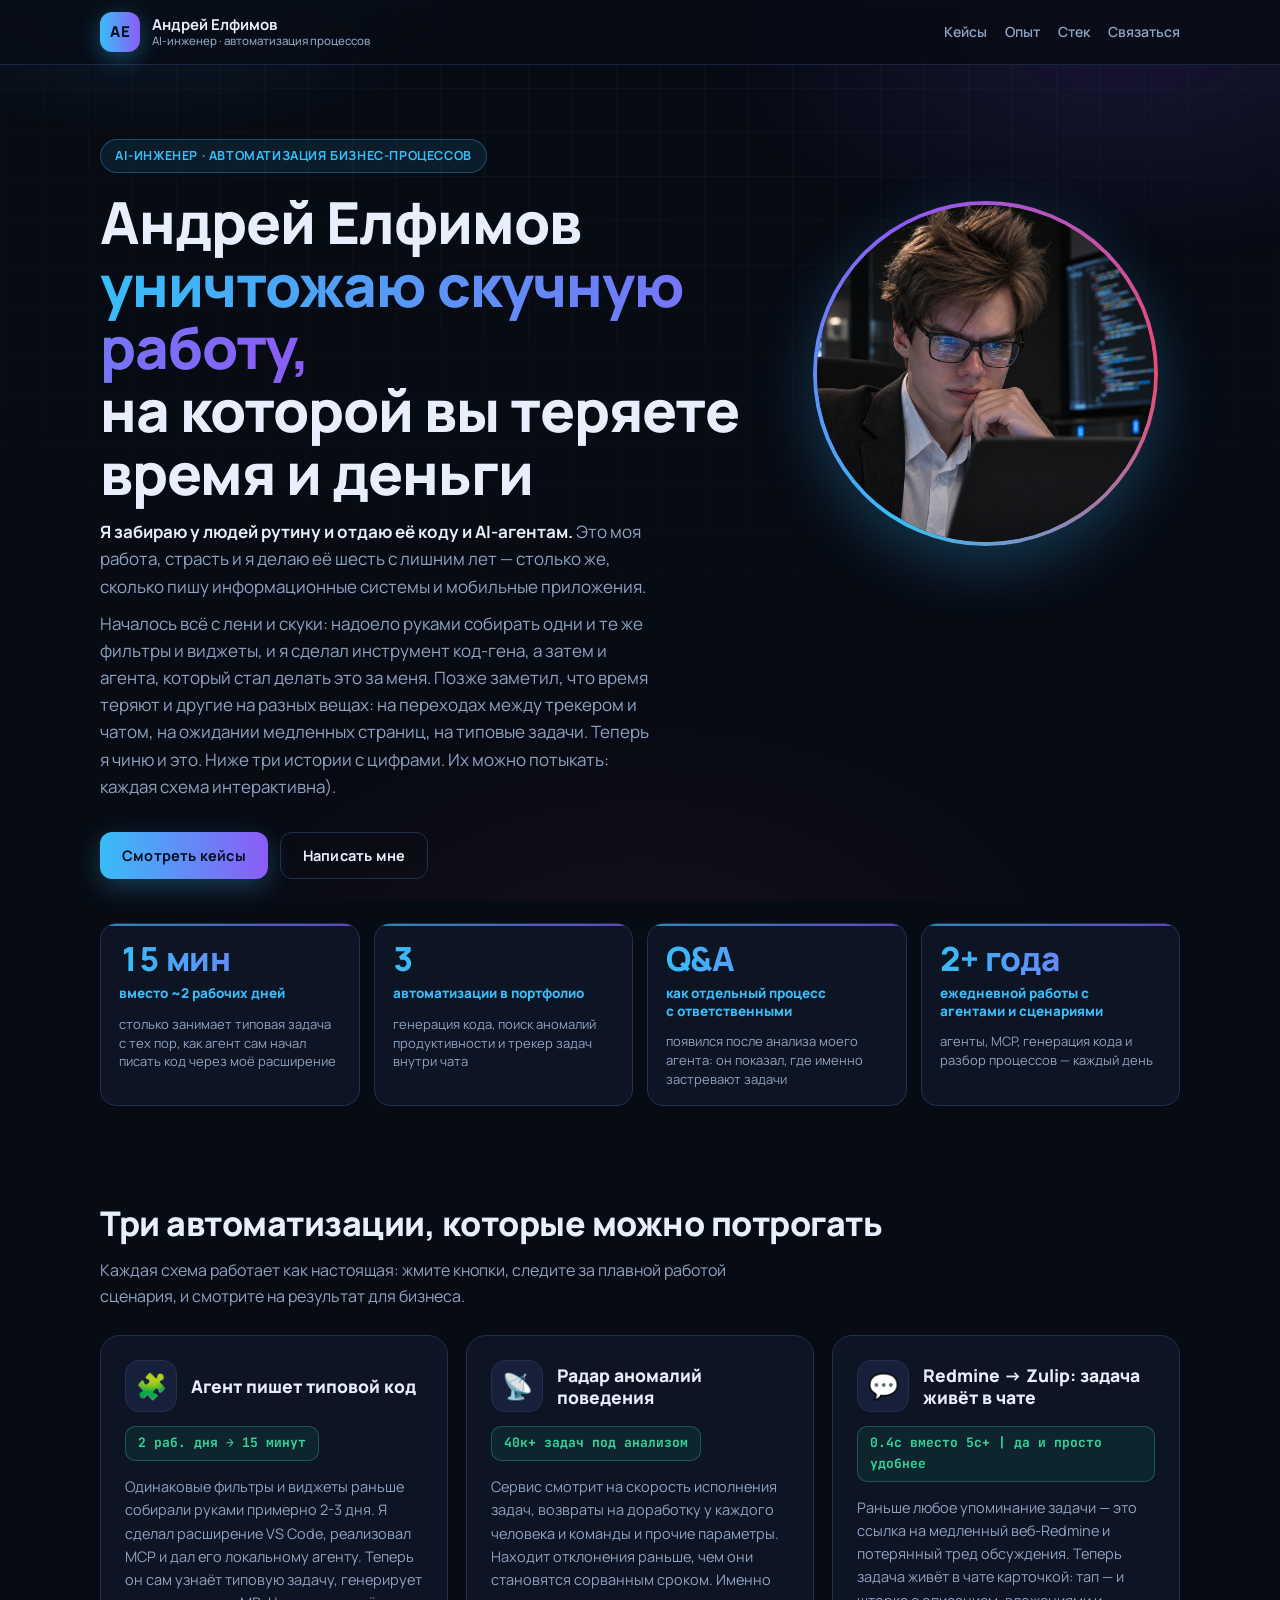
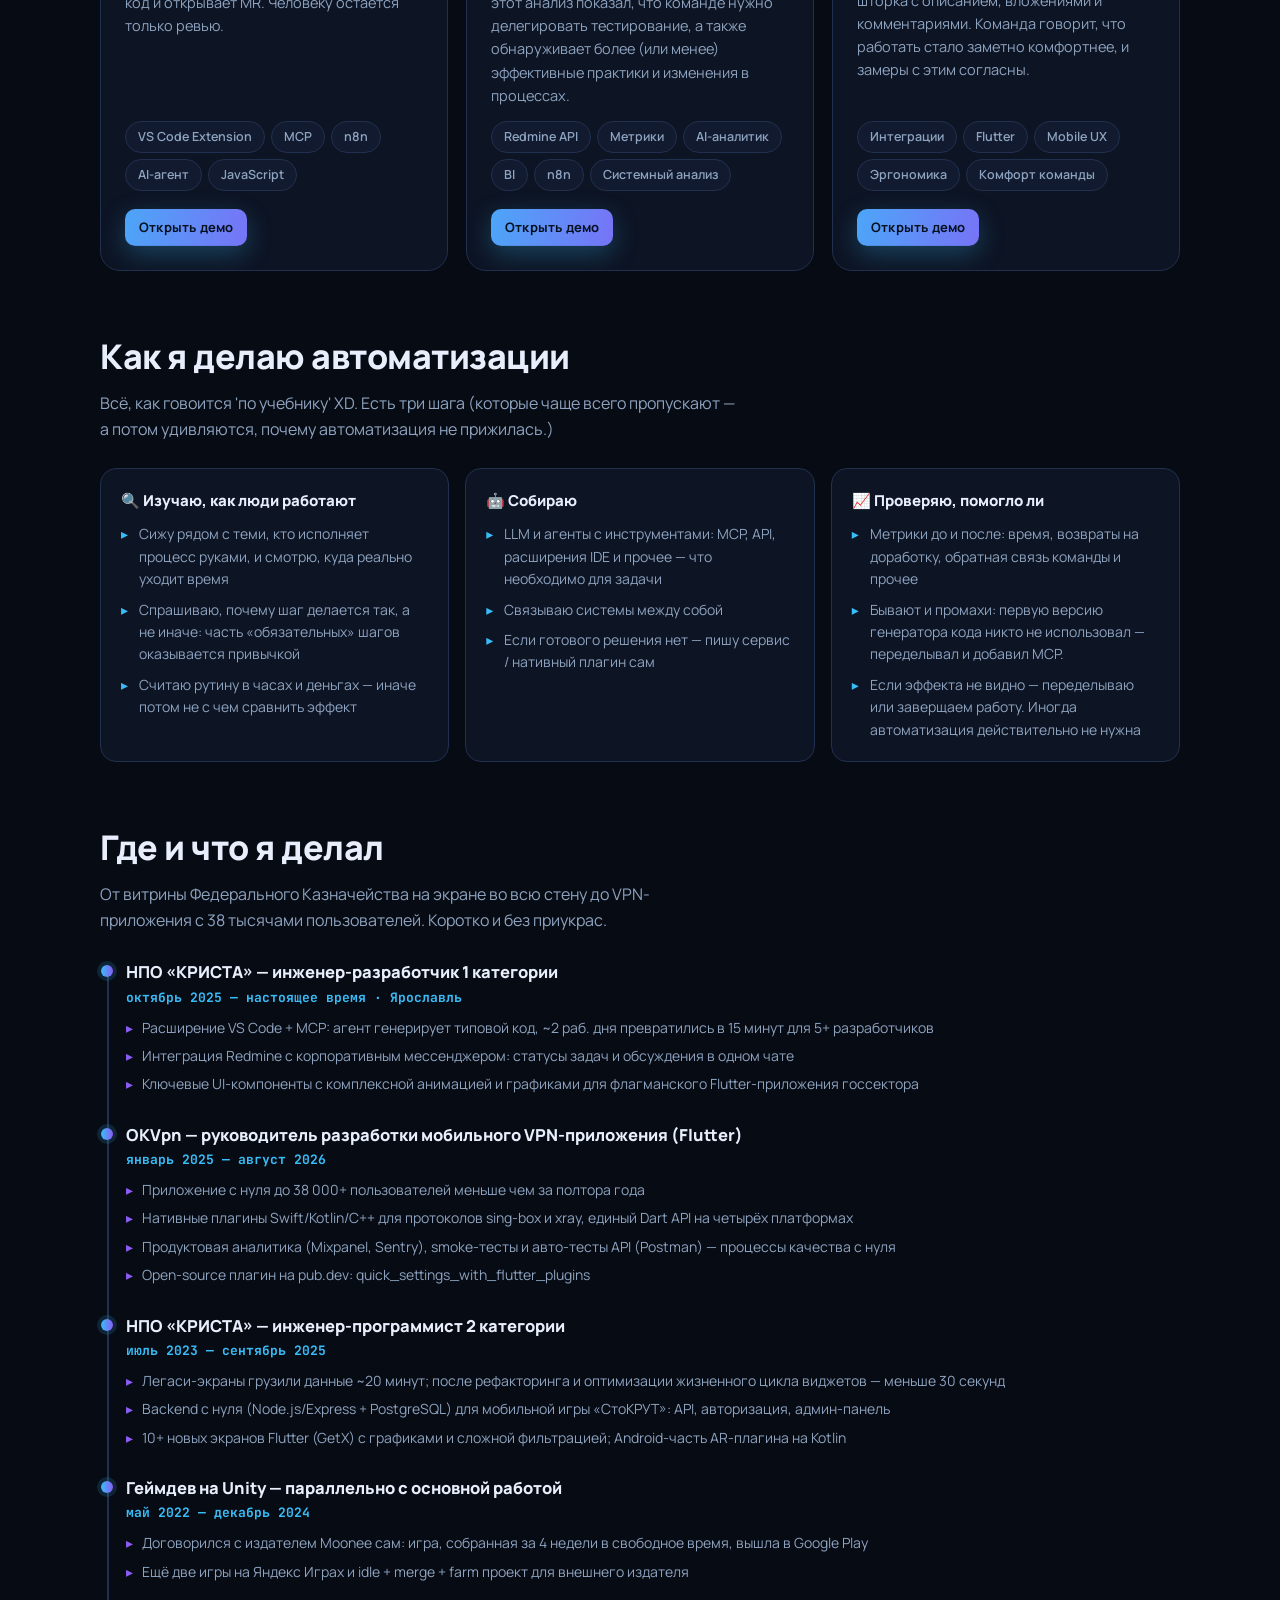
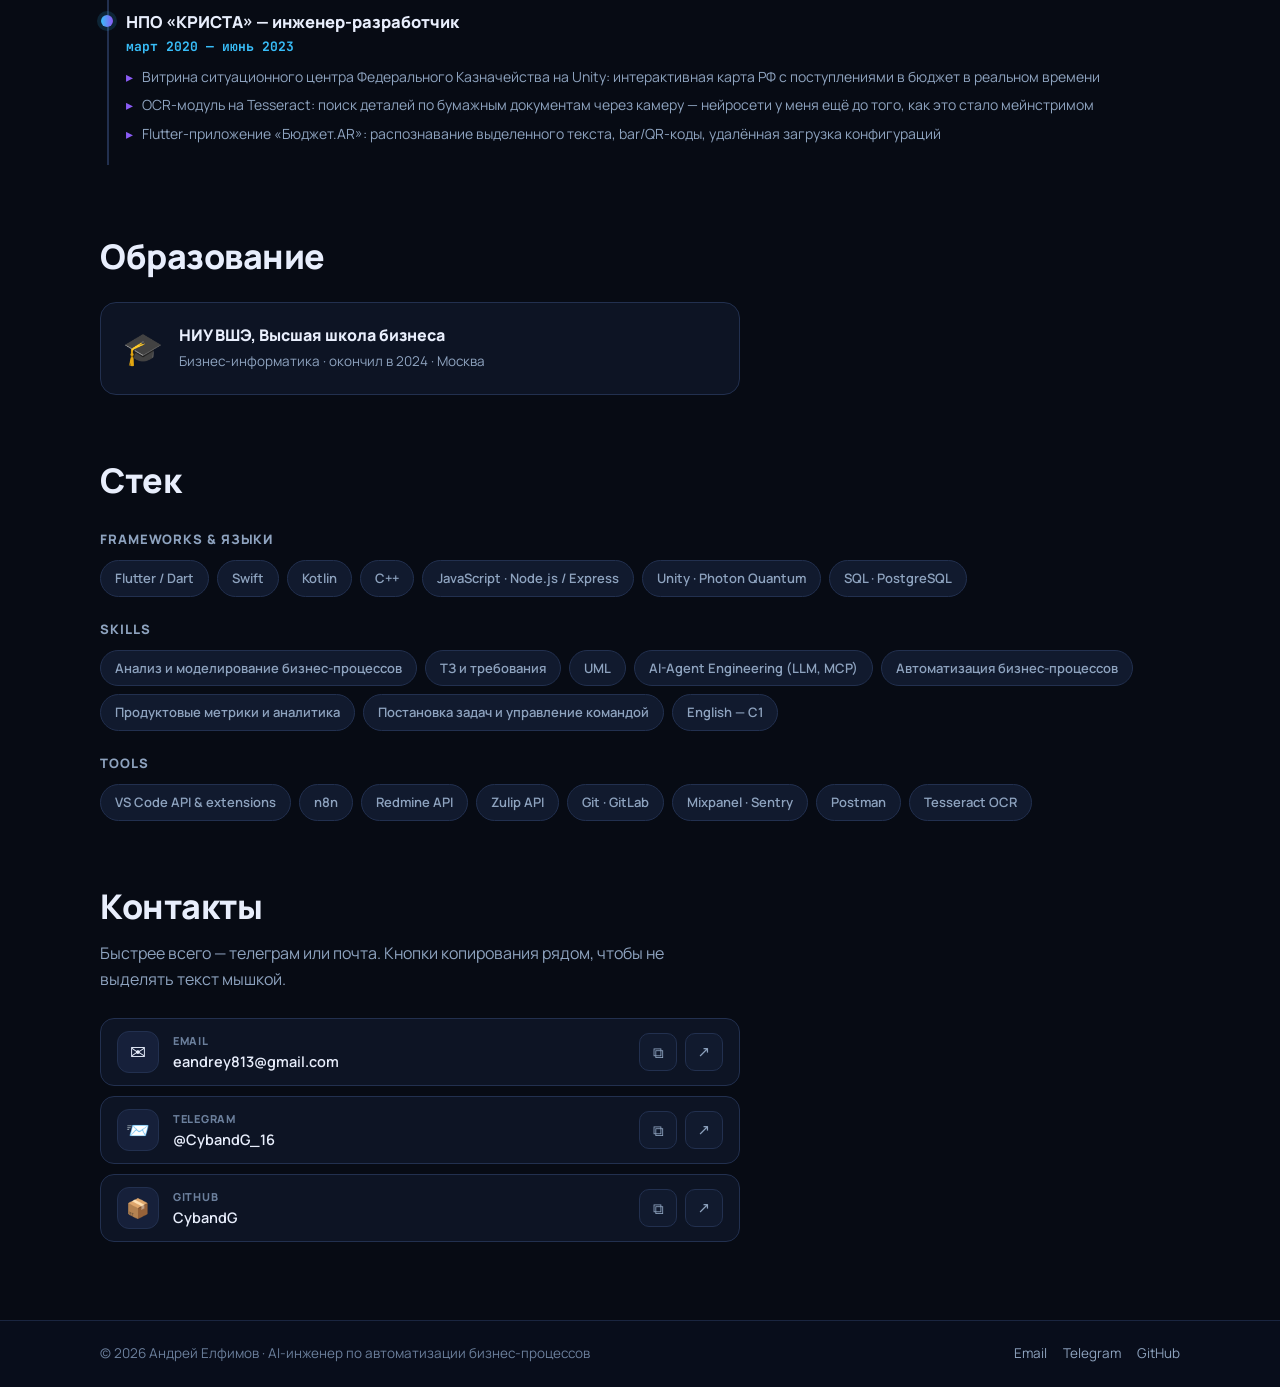
<file: index.html>
<!DOCTYPE html>
<html lang="ru">
<head>
  <meta charset="UTF-8">
  <meta name="viewport" content="width=device-width, initial-scale=1.0">
  <title>Андрей Елфимов — AI-инженер по автоматизации бизнес-процессов</title>
  <meta name="description" content="Портфолио Андрея Елфимова: три кликабельных кейса автоматизации — генерация кода AI-агентом, радар аномалий продуктивности, Redmine внутри корпоративного чата.">
  <link rel="icon" href="data:image/svg+xml,<svg xmlns='http://www.w3.org/2000/svg' viewBox='0 0 100 100'><rect width='100' height='100' rx='24' fill='%2338bdf8'/><text x='50' y='68' font-size='46' font-family='Arial' font-weight='bold' text-anchor='middle' fill='%23041019'>AE</text></svg>">
  <link rel="preconnect" href="https://fonts.googleapis.com">
  <link rel="preconnect" href="https://fonts.gstatic.com" crossorigin>
  <link href="https://fonts.googleapis.com/css2?family=Manrope:wght@500;600;700;800&family=JetBrains+Mono:wght@400;700&display=swap" rel="stylesheet">
  <link rel="stylesheet" href="assets/css/main.css">
</head>
<body data-root="./">

  <main class="wrap">

    <!-- ================= HERO ================= -->
    <section class="hero">
        <div class="hero-in">
            <div class="hero-text">
              <span class="badge h-badge">AI-инженер · автоматизация бизнес-процессов</span>
              <h1 class="h-title">Андрей Елфимов<br><span class="grad">уничтожаю скучную работу,</span><br>на которой вы теряете время и деньги</h1>
              <p class="lead h-lead1"><b>Я забираю у людей рутину и отдаю её коду и AI-агентам.</b> Это моя работа, страсть и я делаю её шесть с лишним лет — столько же, сколько пишу информационные системы и мобильные приложения.</p>
              <p class="lead h-lead2">Началось всё с лени и скуки: надоело руками собирать одни и те же фильтры и виджеты, и я сделал инструмент код-гена, а затем и агента, который стал делать это за меня. Позже заметил, что время теряют и другие на разных вещах: на переходах между трекером и чатом, на ожидании медленных страниц, на типовые задачи. Теперь я чиню и это. Ниже три истории с цифрами. Их можно потыкать: каждая схема интерактивна).</p>
              <div class="hero-cta h-cta">
                <a class="btn" href="#cases">Смотреть кейсы</a>
                <button class="btn btn-ghost" data-contacts-open>Написать мне</button>
              </div>
            </div>
            <div class="avatar h-avatar">
              <div class="avatar-in">
                <span class="avatar-fallback">АЕ</span>
                <img src="assets/img/photo.jpg" alt="Андрей Елфимов"
                     onerror="this.remove()">
              </div>
            </div>
          </div>

      <div class="stats">
        <div class="stat" data-reveal>
          <b>15 мин</b>
          <i>вместо ~2 рабочих дней</i>
          <span>столько занимает типовая задача с тех пор, как агент сам начал писать код через моё расширение</span>
        </div>
        <div class="stat" data-reveal>
          <b>3</b>
          <i>автоматизации в портфолио</i>
          <span>генерация кода, поиск аномалий продуктивности и трекер задач внутри чата</span>
        </div>
        <div class="stat" data-reveal>
          <b>Q&A</b>
          <i>как отдельный процесс с ответственными</i>
          <span>появился после анализа моего агента: он показал, где именно застревают задачи</span>
        </div>
        <div class="stat" data-reveal>
          <b>2+ года</b>
          <i>ежедневной работы с агентами и сценариями</i>
          <span>агенты, MCP, генерация кода и разбор процессов — каждый день</span>
        </div>
      </div>
    </section>

    <!-- ================= CASES ================= -->
    <section class="section" id="cases">
      <h2>Три автоматизации, которые можно потрогать</h2>
      <p class="sub">Каждая схема работает как настоящая: жмите кнопки, следите за плавной работой сценария, и смотрите на результат для бизнеса.</p>

      <div class="case-grid">
        <article class="case-card" data-reveal>
          <div class="case-head">
            <div class="case-ic">🧩</div>
            <h3>Агент пишет типовой код</h3>
          </div>
          <span class="case-metric">2 раб. дня → 15 минут</span>
          <p>Одинаковые фильтры и виджеты раньше собирали руками примерно 2-3 дня. Я сделал расширение VS Code, реализовал MCP и дал его локальному агенту. Теперь он сам узнаёт типовую задачу, генерирует код и открывает MR. Человеку остаётся только ревью.</p>
          <div class="case-tags">
            <span class="chip">VS Code Extension</span><span class="chip">MCP</span><span class="chip">n8n</span><span class="chip">AI-агент</span><span class="chip">JavaScript</span>
          </div>
          <div class="case-links">
            <a class="btn btn-sm" href="cases/task-autogen/index.html">Открыть демо</a>
          </div>
        </article>

        <article class="case-card" data-reveal>
          <div class="case-head">
            <div class="case-ic">📡</div>
            <h3>Радар аномалий поведения</h3>
          </div>
          <span class="case-metric">40к+ задач под анализом</span>
          <p>Сервис смотрит на скорость исполнения задач, возвраты на доработку у каждого человека и команды и прочие параметры. Находит отклонения раньше, чем они становятся сорванным сроком. Именно этот анализ показал, что команде нужно делегировать тестирование, а также обнаруживает более (или менее) эффективные практики и изменения в процессах.</p>
          <div class="case-tags">
            <span class="chip">Redmine API</span><span class="chip">Метрики</span><span class="chip">AI-аналитик</span><span class="chip">BI</span><span class="chip">n8n</span><span class="chip">Системный анализ</span>
          </div>
          <div class="case-links">
            <a class="btn btn-sm" href="cases/anomaly-radar/index.html">Открыть демо</a>
          </div>
        </article>

        <article class="case-card" data-reveal>
          <div class="case-head">
            <div class="case-ic">💬</div>
            <h3>Redmine → Zulip: задача живёт в чате</h3>
          </div>
          <span class="case-metric">0.4c вместо 5с+ | да и просто удобнее</span>
          <p>Раньше любое упоминание задачи — это ссылка на медленный веб-Redmine и потерянный тред обсуждения. Теперь задача живёт в чате карточкой: тап — и шторка с описанием, вложениями и комментариями. Команда говорит, что работать стало заметно комфортнее, и замеры с этим согласны.</p>
          <div class="case-tags">
            <span class="chip">Интеграции</span><span class="chip">Flutter</span><span class="chip">Mobile UX</span><span class="chip">Эргономика</span><span class="chip">Комфорт команды</span>
          </div>
          <div class="case-links">
            <a class="btn btn-sm" href="cases/redmine-zulip/index.html">Открыть демо</a>
            <!--<a class="btn btn-sm btn-ghost" href="cases/redmine-zulip/screens.html">Скри>ншоты</a>-->
          </div>
        </article>
      </div>
    </section>

    <!-- ================= APPROACH ================= -->
    <section class="section">
      <h2>Как я делаю автоматизации</h2>
      <p class="sub">Всё, как говоится 'по учебнику' XD. Есть три шага (которые чаще всего пропускают — а потом удивляются, почему автоматизация не прижилась.)</p>
      <div class="info-grid">
        <div class="info-card" data-reveal>
          <h3>🔍 Изучаю, как люди работают</h3>
          <ul>
            <li>Сижу рядом с теми, кто исполняет процесс руками, и смотрю, куда реально уходит время</li>
            <li>Спрашиваю, почему шаг делается так, а не иначе: часть «обязательных» шагов оказывается привычкой</li>
            <li>Считаю рутину в часах и деньгах — иначе потом не с чем сравнить эффект</li>
          </ul>
        </div>
        <div class="info-card" data-reveal>
          <h3>🤖 Собираю</h3>
          <ul>
            <li>LLM и агенты с инструментами: MCP, API, расширения IDE и прочее — что необходимо для задачи</li>
            <li>Связываю системы между собой</li>
            <li>Если готового решения нет — пишу сервис / нативный плагин сам</li>
          </ul>
        </div>
        <div class="info-card" data-reveal>
          <h3>📈 Проверяю, помогло ли</h3>
          <ul>
            <li>Метрики до и после: время, возвраты на доработку, обратная связь команды и прочее</li>
            <li>Бывают и промахи: первую версию генератора кода никто не использовал — переделывал и добавил MCP.</li>
            <li>Если эффекта не видно — переделываю или заверщаем работу. Иногда автоматизация действительно не нужна</li>
          </ul>
        </div>
      </div>
    </section>

    <!-- ================= EXPERIENCE ================= -->
    <section class="section" id="experience">
      <h2>Где и что я делал</h2>
      <p class="sub">От витрины Федерального Казначейства на экране во всю стену до VPN-приложения с 38 тысячами пользователей. Коротко и без приукрас.</p>

      <div class="timeline">
        <div class="tl-item" data-reveal>
          <h3>НПО «КРИСТА» — инженер-разработчик 1 категории</h3>
          <div class="tl-meta">октябрь 2025 — настоящее время · Ярославль</div>
          <ul>
            <li>Расширение VS Code + MCP: агент генерирует типовой код, ~2 раб. дня превратились в 15 минут для 5+ разработчиков</li>
            <li>Интеграция Redmine с корпоративным мессенджером: статусы задач и обсуждения в одном чате</li>
            <li>Ключевые UI-компоненты с комплексной анимацией и графиками для флагманского Flutter-приложения госсектора</li>
          </ul>
        </div>
        <div class="tl-item" data-reveal>
          <h3>OKVpn — руководитель разработки мобильного VPN-приложения (Flutter)</h3>
          <div class="tl-meta">январь 2025 — август 2026</div>
          <ul>
            <li>Приложение с нуля до 38 000+ пользователей меньше чем за полтора года</li>
            <li>Нативные плагины Swift/Kotlin/C++ для протоколов sing-box и xray, единый Dart API на четырёх платформах</li>
            <li>Продуктовая аналитика (Mixpanel, Sentry), smoke-тесты и авто-тесты API (Postman) — процессы качества с нуля</li>
            <li>Open-source плагин на pub.dev: quick_settings_with_flutter_plugins</li>
          </ul>
        </div>
        <div class="tl-item" data-reveal>
          <h3>НПО «КРИСТА» — инженер-программист 2 категории</h3>
          <div class="tl-meta">июль 2023 — сентябрь 2025</div>
          <ul>
            <li>Легаси-экраны грузили данные ~20 минут; после рефакторинга и оптимизации жизненного цикла виджетов — меньше 30 секунд</li>
            <li>Backend с нуля (Node.js/Express + PostgreSQL) для мобильной игры «СтоКРУТ»: API, авторизация, админ-панель</li>
            <li>10+ новых экранов Flutter (GetX) с графиками и сложной фильтрацией; Android-часть AR-плагина на Kotlin</li>
          </ul>
        </div>
        <div class="tl-item" data-reveal>
          <h3>Геймдев на Unity — параллельно с основной работой</h3>
          <div class="tl-meta">май 2022 — декабрь 2024</div>
          <ul>
            <li>Договорился с издателем Moonee сам: игра, собранная за 4 недели в свободное время, вышла в Google Play</li>
            <li>Ещё две игры на Яндекс Играх и idle + merge + farm проект для внешнего издателя</li>
          </ul>
        </div>
        <div class="tl-item" data-reveal>
          <h3>НПО «КРИСТА» — инженер-разработчик</h3>
          <div class="tl-meta">март 2020 — июнь 2023</div>
          <ul>
            <li>Витрина ситуационного центра Федерального Казначейства на Unity: интерактивная карта РФ с поступлениями в бюджет в реальном времени</li>
            <li>OCR-модуль на Tesseract: поиск деталей по бумажным документам через камеру — нейросети у меня ещё до того, как это стало мейнстримом</li>
            <li>Flutter-приложение «Бюджет.AR»: распознавание выделенного текста, bar/QR-коды, удалённая загрузка конфигураций</li>
          </ul>
        </div>
      </div>
    </section>

    <!-- ================= EDUCATION ================= -->
    <section class="section" id="education">
        <h2>Образование</h2>
        <div class="edu-card" data-reveal>
          <div class="edu-ic">🎓</div>
          <div>
            <b>НИУ ВШЭ, Высшая школа бизнеса</b>
            <span>Бизнес-информатика · окончил в 2024 · Москва</span>
          </div>
        </div>
      </section>

    <!-- ================= STACK ================= -->
    <section class="section" id="stack">
      <h2>Стек</h2>
      <div class="stack-group" data-reveal>
        <h3>Frameworks &amp; языки</h3>
        <div class="stack">
          <span class="chip">Flutter / Dart</span><span class="chip">Swift</span><span class="chip">Kotlin</span><span class="chip">C++</span>
          <span class="chip">JavaScript · Node.js / Express</span><span class="chip">Unity · Photon Quantum</span><span class="chip">SQL · PostgreSQL</span>
        </div>
      </div>

      <div class="stack-group" data-reveal>
        <h3>Skills</h3>
        <div class="stack">
          <span class="chip">Анализ и моделирование бизнес-процессов</span><span class="chip">ТЗ и требования</span><span class="chip">UML</span>
          <span class="chip">AI-Agent Engineering (LLM, MCP)</span><span class="chip">Автоматизация бизнес-процессов</span>
          <span class="chip">Продуктовые метрики и аналитика</span><span class="chip">Постановка задач и управление командой</span>
          <span class="chip">English — C1</span>
        </div>
      </div>

      <div class="stack-group" data-reveal>
        <h3>Tools</h3>
        <div class="stack">
          <span class="chip">VS Code API &amp; extensions</span><span class="chip">n8n</span><span class="chip">Redmine API</span><span class="chip">Zulip API</span>
          <span class="chip">Git · GitLab</span><span class="chip">Mixpanel · Sentry</span><span class="chip">Postman</span><span class="chip">Tesseract OCR</span>
        </div>
      </div>
    </section>

    <!-- ================= CONTACTS ================= -->
    <section class="section" id="contacts">
      <h2>Контакты</h2>
      <p class="sub">Быстрее всего — телеграм или почта. Кнопки копирования рядом, чтобы не выделять текст мышкой.</p>
      <div class="contact-list" id="contactList" data-reveal></div>
    </section>

  </main>

  <script src="assets/js/common.js"></script>
</body>
</html>
</file>
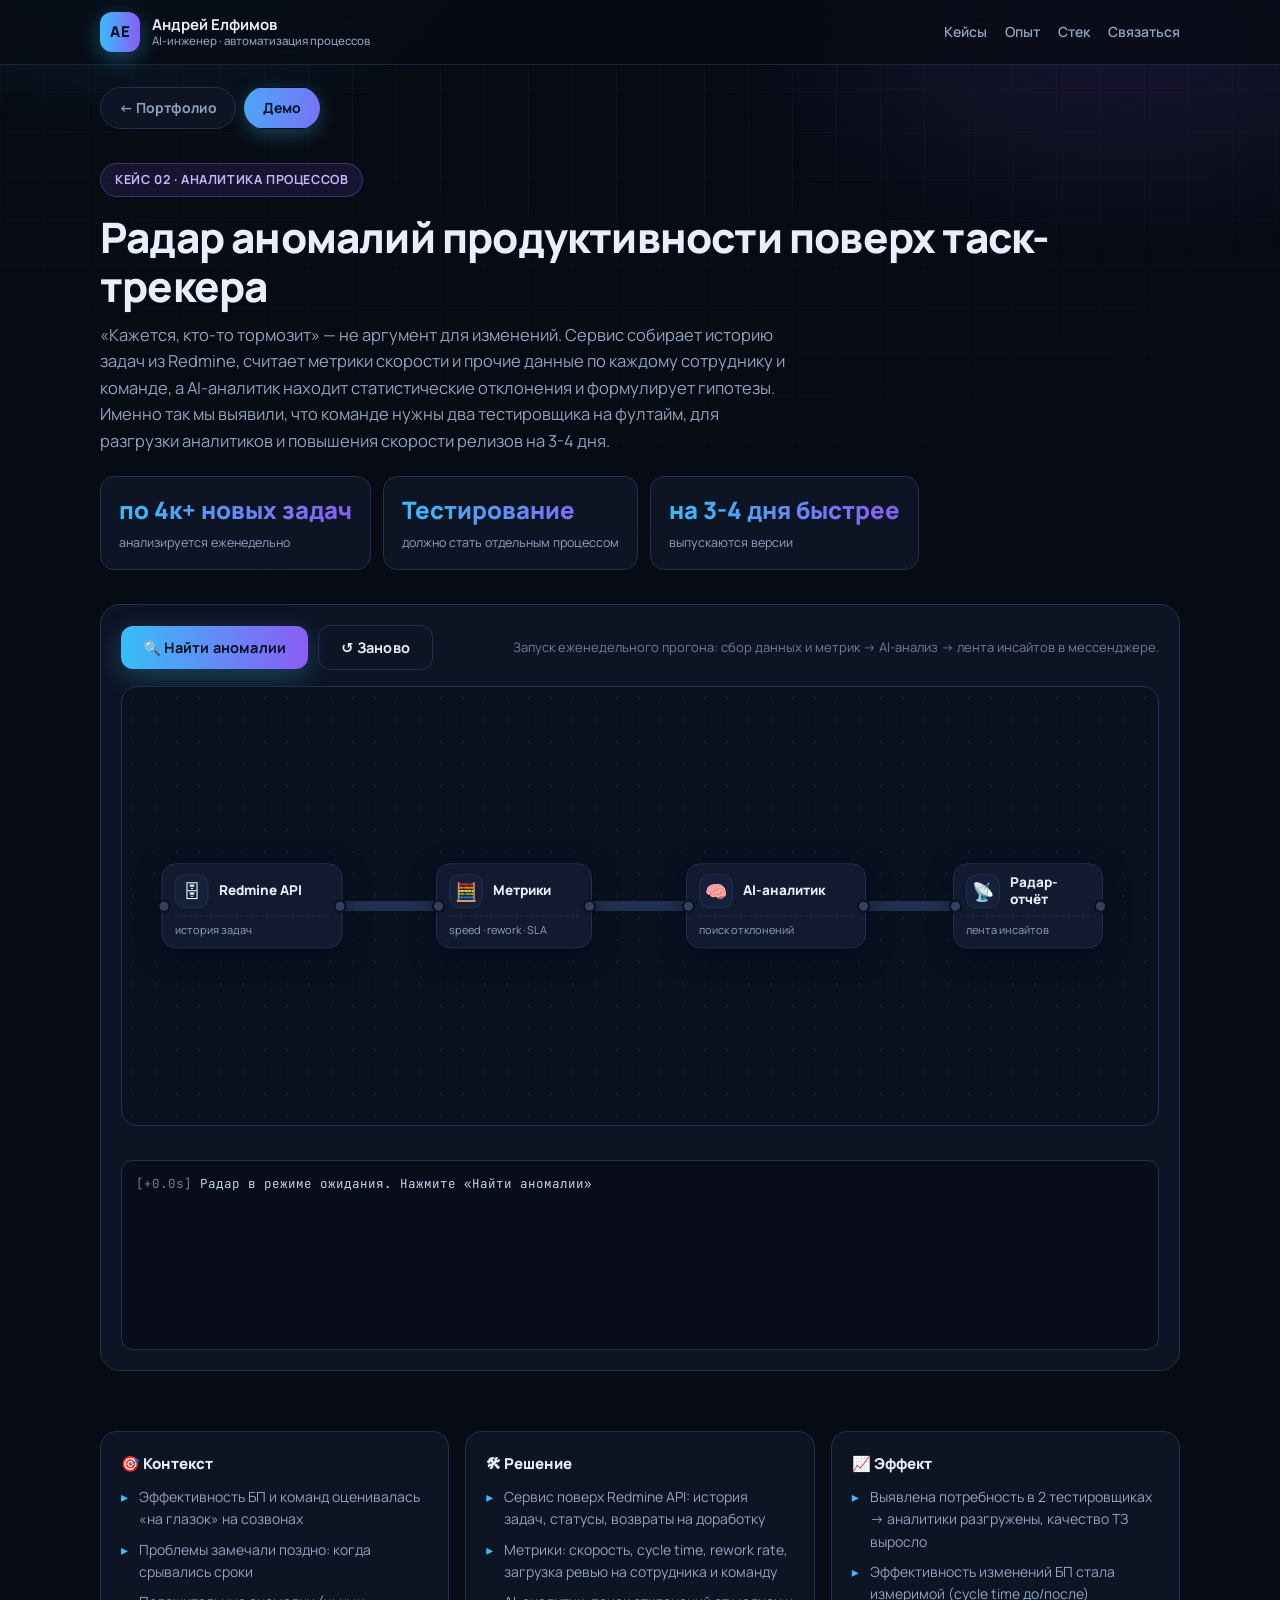
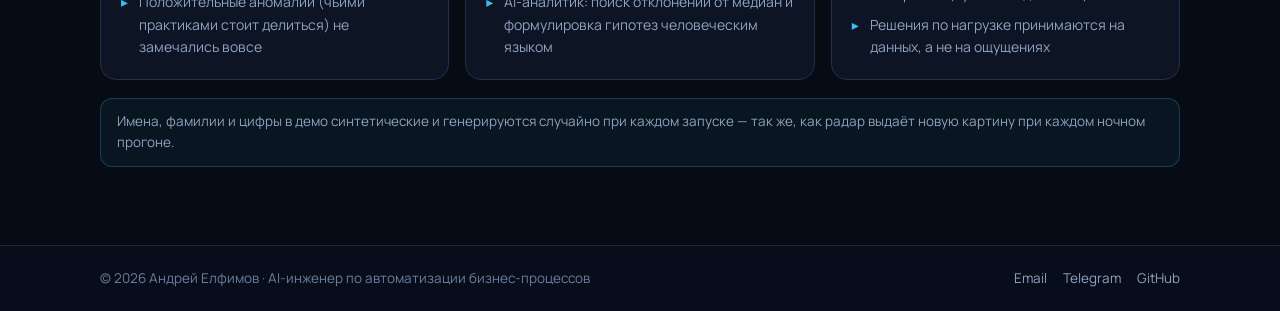
<file: cases/anomaly-radar/index.html>
<!DOCTYPE html>
<html lang="ru">
<head>
  <meta charset="UTF-8">
  <meta name="viewport" content="width=device-width, initial-scale=1.0">
  <title>Кейс 02 — Радар аномалий продуктивности | Андрей Елфимов</title>
  <meta name="description" content="Интерактивное демо сервиса анализа аномалий продуктивности поверх таск-трекера: метрики, AI-аналитик, инсайты для решений.">
  <link rel="icon" href="data:image/svg+xml,<svg xmlns='http://www.w3.org/2000/svg' viewBox='0 0 100 100'><rect width='100' height='100' rx='24' fill='%2338bdf8'/><text x='50' y='68' font-size='46' font-family='Arial' font-weight='bold' text-anchor='middle' fill='%23041019'>AE</text></svg>">
  <link rel="preconnect" href="https://fonts.googleapis.com">
  <link rel="preconnect" href="https://fonts.gstatic.com" crossorigin>
  <link href="https://fonts.googleapis.com/css2?family=Manrope:wght@500;600;700;800&family=JetBrains+Mono:wght@400;700&display=swap" rel="stylesheet">
  <link rel="stylesheet" href="../../assets/css/main.css">
</head>
<body data-root="../../">

  <main class="wrap">

    <nav class="tabs">
      <a class="tab" href="../../index.html">← Портфолио</a>
      <a class="tab active" href="index.html">Демо</a>
      <!-- Страницы скринов для этого кейса нет → вкладка скрыта -->
    </nav>

    <section class="case-hero">
      <span class="badge violet">Кейс 02 · Аналитика процессов</span>
      <h1>Радар аномалий продуктивности поверх таск-трекера</h1>
      <p class="lead">
        «Кажется, кто-то тормозит» — не аргумент для изменений. Сервис собирает историю задач из Redmine,
        считает метрики скорости и прочие данные по каждому сотруднику и команде, а AI-аналитик находит статистические
        отклонения и формулирует гипотезы. Именно так мы выявили, что команде нужны два тестировщика на фултайм, для
        разгрузки аналитиков и повышения скорости релизов на 3-4 дня.
      </p>
      <div class="metrics">
        <div class="metric"><b>по 4к+ новых задач </b><span>анализируется еженедельно</span></div>
        <div class="metric"><b>Тестирование</b><span>должно стать отдельным процессом</span></div>
        <div class="metric"><b>на 3-4 дня быстрее</b><span>выпускаются версии</span></div>
      </div>
    </section>

    <section class="demo-panel" id="demoWrap">
      <div class="demo-controls">
        <button class="btn" id="btnRun">🔍 Найти аномалии</button>
        <button class="btn btn-ghost" id="btnReset">↺ Заново</button>
        <span class="demo-hint">Запуск еженедельного прогона: сбор данных и метрик → AI-анализ → лента инсайтов в мессенджере.</span>
      </div>

      <div id="flow"></div>

      <div class="feed" id="feed"></div>
      <div class="feed-sum" id="feedSum" style="display:none">
        <span class="chip">Аномалий: 5</span>
        <span class="chip">Команд затронуто: 3</span>
        <span class="chip">Рекомендовано решений: 2</span>
      </div>

      <div class="flowlog" id="flowlog"></div>
    </section>

    <section class="section">
      <div class="info-grid">
        <div class="info-card" data-reveal>
          <h3>🎯 Контекст</h3>
          <ul>
            <li>Эффективность БП и команд оценивалась «на глазок» на созвонах</li>
            <li>Проблемы замечали поздно: когда срывались сроки</li>
            <li>Положительные аномалии (чьими практиками стоит делиться) не замечались вовсе</li>
          </ul>
        </div>
        <div class="info-card" data-reveal>
          <h3>🛠 Решение</h3>
          <ul>
            <li>Сервис поверх Redmine API: история задач, статусы, возвраты на доработку</li>
            <li>Метрики: скорость, cycle time, rework rate, загрузка ревью на сотрудника и команду</li>
            <li>AI-аналитик: поиск отклонений от медиан и формулировка гипотез человеческим языком</li>
          </ul>
        </div>
        <div class="info-card" data-reveal>
          <h3>📈 Эффект</h3>
          <ul>
            <li>Выявлена потребность в 2 тестировщиках → аналитики разгружены, качество ТЗ выросло</li>
            <li>Эффективность изменений БП стала измеримой (cycle time до/после)</li>
            <li>Решения по нагрузке принимаются на данных, а не на ощущениях</li>
          </ul>
        </div>
      </div>
      <div class="note-strip">Имена, фамилии и цифры в демо синтетические и генерируются случайно при каждом запуске — так же, как радар выдаёт новую картину при каждом ночном прогоне.</div>
    </section>

  </main>

  <script src="../../assets/js/common.js"></script>
  <script src="../../assets/js/flowkit.js"></script>
  <script>
    (function () {
      'use strict';

      // synthetic insight pool: 5 of 8 are picked randomly on each run
      var POOL = [
        { cls: 'pos', ic: '📈', tag: 'рост',     tx: 'Мария Клитрова стала выполнять задачи на 30% быстрее за последние 2 недели — без потери качества' },
        { cls: 'neg', ic: '⚠️', tag: 'риск',     tx: 'Задачи от Дениса Гончарова за последний месяц уходят в обратную связь в 4 раза чаще' },
        { cls: 'ins', ic: '🧭', tag: 'решение',  tx: 'Очередь ревью: 68% задач ждут проверки >3 дней — команде нужен второй тестировщик на фултайм' },
        { cls: 'pos', ic: '📈', tag: 'рост',     tx: 'Ольга Ремизова закрыла на 12 задач больше медианы за 3 недели — устойчивый рост, стоит разобрать её подход' },
        { cls: 'neg', ic: '⚠️', tag: 'риск',     tx: 'Цикл задач типа «Bug» у Игоря Величко вырос в 1.8 раза — возможна перегрузка или нечёткое ТЗ' },
        { cls: 'ins', ic: '🧭', tag: 'решение',  tx: 'После изменения БП cycle time задач «Обратная связь» снизился на 22% — решение эффективно' },
        { cls: 'pos', ic: '📈', tag: 'рост',     tx: 'Анна Дорофеева взяла на 40% больше задач ревью, чем в прошлом месяце — узкое место смещается' },
        { cls: 'neg', ic: '⚠️', tag: 'риск',     tx: 'Задачи Ксении Мартыновой висят в «В работе» вдвое дольше обычного — вероятен скрытый блокировщик' }
      ];

      var flow = FlowKit.mount(document.getElementById('flow'), {
        log: '#flowlog',
        nodes: [
          { id: 'api',     icon: '🗄', title: 'Redmine API',   sub: 'история задач',        x: 11, y: 50 },
          { id: 'metrics', icon: '🧮', title: 'Метрики',       sub: 'speed · rework · SLA', x: 37, y: 50 },
          { id: 'ai',      icon: '🧠', title: 'AI-аналитик',   sub: 'поиск отклонений',     x: 63, y: 50 },
          { id: 'report',  icon: '📡', title: 'Радар-отчёт',   sub: 'лента инсайтов',       x: 88, y: 50 }
        ],
        edges: [['api', 'metrics'], ['metrics', 'ai'], ['ai', 'report']],
        mobileOrder: ['api', 'metrics', 'ai', 'report']
      });

      var btnRun = document.getElementById('btnRun');
      var btnReset = document.getElementById('btnReset');
      var feed = document.getElementById('feed');
      var feedSum = document.getElementById('feedSum');
      var running = false;

      function shuffle(arr) {
        var a = arr.slice();
        for (var i = a.length - 1; i > 0; i--) {
          var j = Math.floor(Math.random() * (i + 1));
          var t = a[i]; a[i] = a[j]; a[j] = t;
        }
        return a;
      }

      function clearOutputs() {
        feed.innerHTML = '';
        feedSum.style.display = 'none';
      }

      function hardReset() {
        flow.reset();
        clearOutputs();
        flow.log('Радар в режиме ожидания. Нажмите «Найти аномалии»', 'info');
      }

      async function run() {
        if (running) { return; }
        running = true;
        btnRun.disabled = true;
        btnReset.disabled = true;
        flow.reset();
        clearOutputs();

        flow.setNode('api', 'active');
        flow.log('Ночной прогон: запрос истории задач к Redmine API…', 'info');
        await sleep(900);
        flow.log('Собрано 4 812 задач · 36 сотрудников · период 6 месяцев', 'success');
        flow.setNode('api', 'done');

        await flow.runEdge('api', 'metrics', 950);
        flow.setNode('metrics', 'active');
        flow.log('Расчёт метрик: скорость, cycle time, rework rate, загрузка ревью…', 'info');
        await sleep(1100);
        flow.log('Медианы и профили по сотрудникам и командам построены', 'success');
        flow.setNode('metrics', 'done');

        await flow.runEdge('metrics', 'ai', 950);
        flow.setNode('ai', 'active');
        flow.log('AI-аналитик: поиск отклонений от медиан (|z| > 2.0)…', 'info');
        await sleep(1200);
        flow.log('Обнаружено 5 значимых отклонений, формулирую гипотезы…', 'warn');
        await sleep(800);
        flow.setNode('ai', 'done');

        await flow.runEdge('ai', 'report', 950);
        flow.setNode('report', 'active');
        flow.log('Формирование ленты инсайтов для руководителя…', 'info');

        var picks = shuffle(POOL).slice(0, 5);
        for (var i = 0; i < picks.length; i++) {
          await sleep(420);
          var s = picks[i];
          var card = document.createElement('div');
          card.className = 'insight ' + s.cls;
          card.innerHTML = '<span class="i-ic">' + s.ic + '</span><div>' + s.tx + '</div><b class="i-tag">' + s.tag + '</b>';
          feed.appendChild(card);
          flow.log('Инсайт #' + (i + 1) + ' [' + s.tag + ']: ' + s.tx, s.cls === 'pos' ? 'success' : (s.cls === 'neg' ? 'warn' : 'info'));
        }

        await sleep(350);
        flow.setNode('report', 'done');
        feedSum.style.display = 'flex';
        confettiBurst(document.getElementById('demoWrap'), 50);
        flow.log('Прогон завершён: 5 аномалий, 2 рекомендованных решения', 'success');

        running = false;
        btnRun.disabled = false;
        btnReset.disabled = false;
      }

      btnRun.addEventListener('click', run);
      btnReset.addEventListener('click', function () {
        if (running) { return; }
        hardReset();
      });

      hardReset();
      console.log('[case-02] demo page ready');
    })();
  </script>
</body>
</html>
</file>
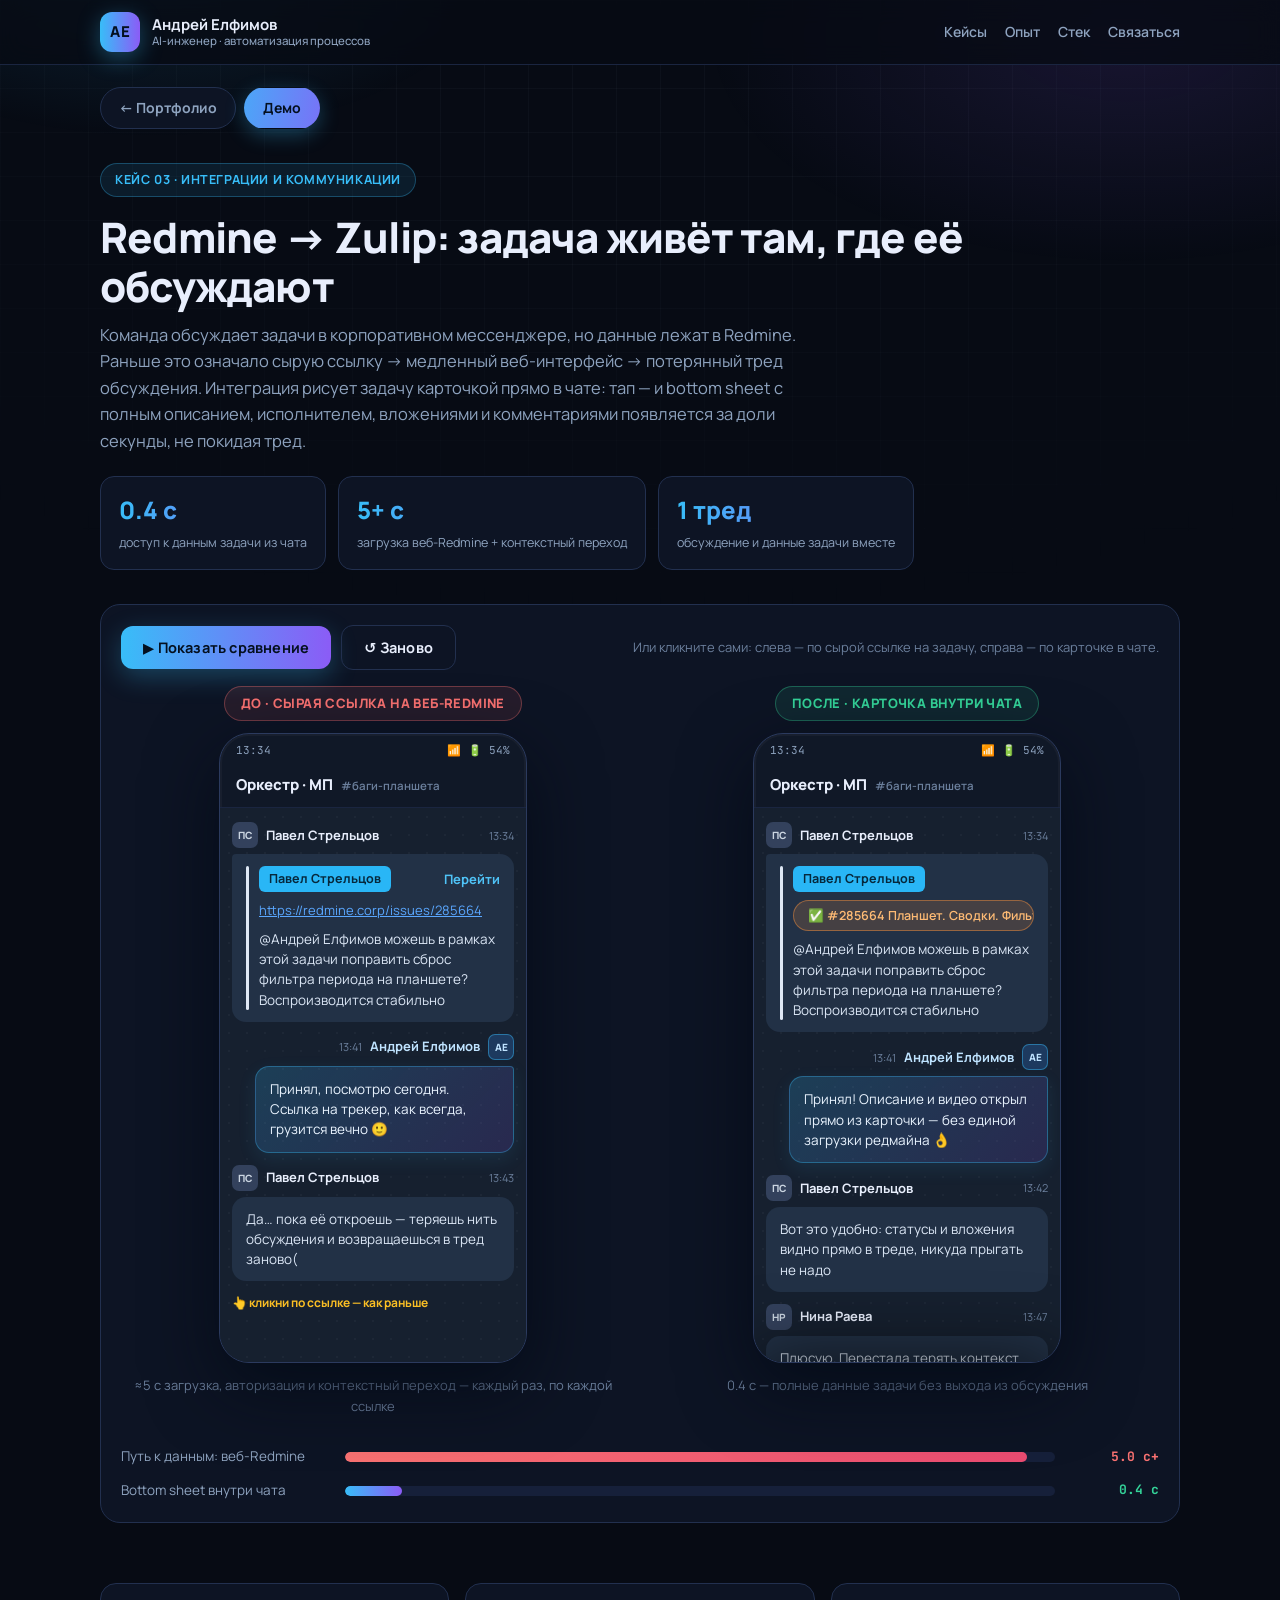
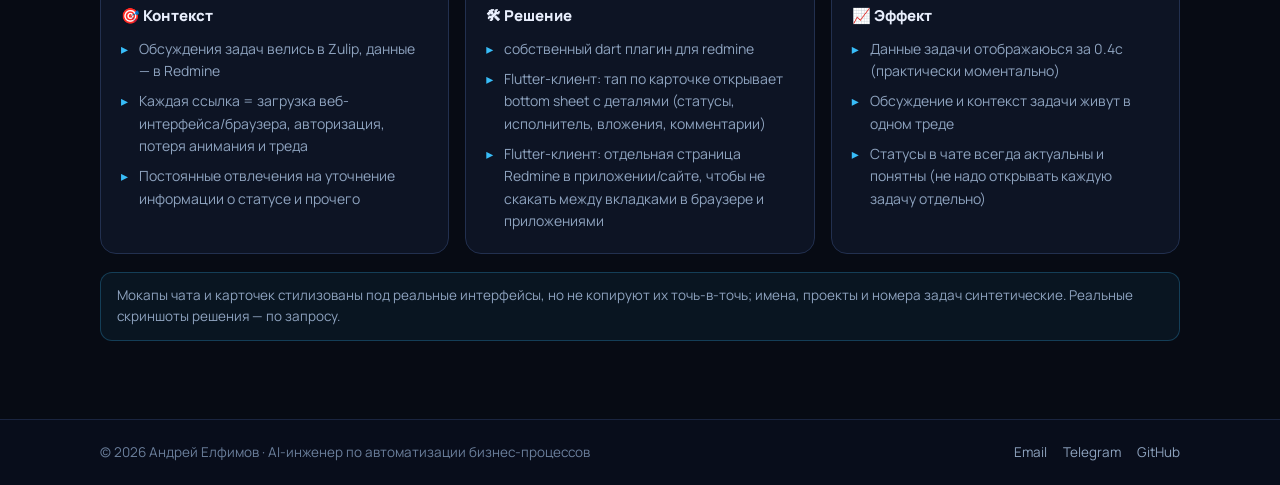
<file: cases/redmine-zulip/index.html>
<!DOCTYPE html>
<html lang="ru">

<head>
    <meta charset="UTF-8">
    <meta name="viewport" content="width=device-width, initial-scale=1.0">
    <title>Кейс 03 — Redmine → Zulip: задачи внутри чата | Андрей Елфимов</title>
    <meta name="description"
        content="Интерактивное демо интеграции Redmine и Zulip: сравнение «сырая ссылка на медленный веб» и «карточка задачи с bottom sheet внутри чата».">
    <link rel="icon"
        href="data:image/svg+xml,<svg xmlns='http://www.w3.org/2000/svg' viewBox='0 0 100 100'><rect width='100' height='100' rx='24' fill='%2338bdf8'/><text x='50' y='68' font-size='46' font-family='Arial' font-weight='bold' text-anchor='middle' fill='%23041019'>AE</text></svg>">
    <link rel="preconnect" href="https://fonts.googleapis.com">
    <link rel="preconnect" href="https://fonts.gstatic.com" crossorigin>
    <link
        href="https://fonts.googleapis.com/css2?family=Manrope:wght@500;600;700;800&family=JetBrains+Mono:wght@400;700&display=swap"
        rel="stylesheet">
    <link rel="stylesheet" href="../../assets/css/main.css">
</head>

<body data-root="../../">

    <main class="wrap">

        <nav class="tabs">
            <a class="tab" href="../../index.html">← Портфолио</a>
            <a class="tab active" href="index.html">Демо</a>
            <!--<a class="tab" href="screens.html">Скриншоты</a>-->
        </nav>

        <section class="case-hero">
            <span class="badge">Кейс 03 · Интеграции и коммуникации</span>
            <h1>Redmine → Zulip: задача живёт там, где её обсуждают</h1>
            <p class="lead">
                Команда обсуждает задачи в корпоративном мессенджере, но данные лежат в Redmine.
                Раньше это означало сырую ссылку → медленный веб-интерфейс → потерянный тред обсуждения.
                Интеграция рисует задачу карточкой прямо в чате: тап — и bottom sheet с полным описанием,
                исполнителем, вложениями и комментариями появляется за доли секунды, не покидая тред.
            </p>
            <div class="metrics">
                <div class="metric"><b>0.4 c</b><span>доступ к данным задачи из чата</span></div>
                <div class="metric"><b>5+ c</b><span>загрузка веб-Redmine + контекстный переход</span></div>
                <div class="metric"><b>1 тред</b><span>обсуждение и данные задачи вместе</span></div>
            </div>
        </section>

        <section class="demo-panel" id="demoWrap">
            <div class="demo-controls">
                <button class="btn" id="btnCompare">▶ Показать сравнение</button>
                <button class="btn btn-ghost" id="btnReset">↺ Заново</button>
                <span class="demo-hint">Или кликните сами: слева — по сырой ссылке на задачу, справа — по карточке в
                    чате.</span>
            </div>

            <div class="duo">

                <!-- ========== BEFORE ========== -->
                <div class="duo-col" data-reveal>
                    <div class="duo-title bad">До · сырая ссылка на веб-Redmine</div>
                    <div class="phone" id="phoneOld">
                        <div class="p-status"><span>13:34</span><span>📶 🔋 54%</span></div>
                        <div class="p-head">Оркестр · МП <small>#баги-планшета</small></div>
                        <div class="chat">
                            <div class="msg">
                                <div class="msg-head"><span class="ava">ПС</span><b>Павел
                                        Стрельцов</b><time>13:34</time></div>
                                <div class="bubble">
                                    <div class="quote-bar"></div>
                                    <div style="min-width:0">
                                        <div class="q-row">
                                            <span class="mention">Павел Стрельцов</span>
                                            <button class="go-link" id="oldGo">Перейти</button>
                                        </div>
                                        <a class="rm-raw" id="oldLink"
                                            href="https://redmine.corp/issues/285664">https://redmine.corp/issues/285664</a>
                                        <p>@Андрей Елфимов можешь в рамках этой задачи поправить сброс фильтра периода
                                            на планшете? Воспроизводится стабильно</p>
                                    </div>
                                </div>
                            </div>
                            <div class="msg mine">
                                <div class="msg-head"><span class="ava">АЕ</span><b>Андрей Елфимов</b><time>13:41</time>
                                </div>
                                <div class="bubble solo">
                                    <p>Принял, посмотрю сегодня. Ссылка на трекер, как всегда, грузится вечно 🙂</p>
                                </div>
                            </div>
                            <div class="msg">
                                <div class="msg-head"><span class="ava">ПС</span><b>Павел
                                        Стрельцов</b><time>13:43</time></div>
                                <div class="bubble solo">
                                    <p>Да… пока её откроешь — теряешь нить обсуждения и возвращаешься в тред заново(</p>
                                </div>
                            </div>
                            <div class="tap-hint" id="hintOld">👆 кликни по ссылке — как раньше</div>
                        </div>

                        <div class="rm-overlay" id="rmOverlay">
                            <div class="time-badge bad" id="timeOld">0.0s</div>
                            <div class="rm-load" id="rmLoad">
                                <div class="spinner"></div>
                                <div class="rm-load-title">Открытие веб-версии Redmine…</div>
                                <ul class="rm-load-log" id="rmLoadLog"></ul>
                            </div>
                            <div class="rm-page" id="rmPage"
                                style="display:none;flex-direction:column;flex:1;min-height:0">
                                <div class="rm-browserbar">🔒 redmine.corp/issues/285664 &nbsp;⟳</div>
                                <div class="rm-body">
                                    <h1>#285664: Оркестр МП. Планшет. Сводки. Фильтр периода сбрасывается после поворота
                                        экрана</h1>
                                    <table class="rm-table">
                                        <tr>
                                            <td>Статус</td>
                                            <td>Решена</td>
                                        </tr>
                                        <tr>
                                            <td>Приоритет</td>
                                            <td>Срочный</td>
                                        </tr>
                                        <tr>
                                            <td>Исполнитель</td>
                                            <td>Андрей Елфимов</td>
                                        </tr>
                                        <tr>
                                            <td>Владелец</td>
                                            <td>Павел Стрельцов</td>
                                        </tr>
                                    </table>
                                    <p class="rm-desc">Раздел «Сводки», вкладка «По кварталам». При повороте планшета
                                        фильтр периода сбрасывается на «год», данные пересчитываются неверно (см.
                                        вложение). Воспроизводится на Android 14+…</p>
                                    <a href="#" onclick="return false">История (3)</a> | <a href="#"
                                        onclick="return false">Вложения (1)</a>
                                    <br>
                                    <button class="rm-back" id="rmBack">← Вернуться в чат (и потерять тред)</button>
                                </div>
                            </div>
                        </div>
                    </div>
                    <div class="duo-note">≈5 c загрузка, авторизация и контекстный переход — каждый раз, по каждой
                        ссылке</div>
                </div>

                <!-- ========== AFTER ========== -->
                <div class="duo-col" data-reveal>
                    <div class="duo-title good">После · карточка внутри чата</div>
                    <div class="phone" id="phoneNew">
                        <div class="p-status"><span>13:34</span><span>📶 🔋 54%</span></div>
                        <div class="p-head">Оркестр · МП <small>#баги-планшета</small></div>
                        <div class="chat">
                            <div class="msg">
                                <div class="msg-head"><span class="ava">ПС</span><b>Павел
                                        Стрельцов</b><time>13:34</time></div>
                                <div class="bubble">
                                    <div class="quote-bar"></div>
                                    <div style="min-width:0">
                                        <div class="q-row">
                                            <span class="mention">Павел Стрельцов</span>
                                        </div>
                                        <button class="rm-chip new" id="newChip">✅ #285664 Планшет. Сводки. Фильтр
                                            перио…</button>
                                        <p>@Андрей Елфимов можешь в рамках этой задачи поправить сброс фильтра периода
                                            на планшете? Воспроизводится стабильно</p>
                                    </div>
                                </div>
                            </div>
                            <div class="msg mine">
                                <div class="msg-head"><span class="ava">АЕ</span><b>Андрей Елфимов</b><time>13:41</time>
                                </div>
                                <div class="bubble solo">
                                    <p>Принял! Описание и видео открыл прямо из карточки — без единой загрузки редмайна
                                        👌</p>
                                </div>
                            </div>
                            <div class="msg">
                                <div class="msg-head"><span class="ava">ПС</span><b>Павел
                                        Стрельцов</b><time>13:42</time></div>
                                <div class="bubble solo">
                                    <p>Вот это удобно: статусы и вложения видно прямо в треде, никуда прыгать не надо
                                    </p>
                                </div>
                            </div>
                            <div class="msg">
                                <div class="msg-head"><span class="ava">НР</span><b>Нина Раева</b><time>13:47</time>
                                </div>
                                <div class="bubble solo">
                                    <p>Плюсую. Перестала терять контекст между чатом и трекером — обсуждение и задача
                                        наконец вместе</p>
                                </div>
                            </div>
                            <div class="tap-hint" id="hintNew">👆 тапни по карточке задачи</div>
                        </div>

                        <div class="sheet" id="sheet">
                            <div class="time-badge good" id="timeNew">—</div>
                            <div class="sheet-head"><button id="sheetClose" aria-label="Закрыть">←</button> Задача
                                #285664</div>
                            <div class="sheet-body">
                                <h3>Оркестр МП. Планшет. Сводки. Фильтр периода сбрасывается после поворота экрана</h3>
                                <div class="badge-row">
                                    <span class="b green">✅ Решена</span>
                                    <span class="b orange">🚩 Срочный</span>
                                    <span class="b gray">Mobile-bug</span>
                                </div>
                                <div class="badge-row">
                                    <span class="b gray">👤 Исполнитель: Андрей Елфимов</span>
                                    <span class="b gray">🧑💼 Владелец: Павел Стрельцов</span>
                                </div>
                                <div class="s-card">
                                    <b>Описание</b>
                                    <p>Раздел «Сводки», вкладка «По кварталам». При повороте планшета фильтр периода
                                        сбрасывается на «год» и данные пересчитываются неверно. Воспроизводится на
                                        Android 14+ (см. вложение).</p>
                                </div>
                                <div class="s-card">
                                    <b>Вложения</b>
                                    <div class="att"><span
                                            class="f-ic">🎬</span><span>rotation_repro_2026-11-09.mp4<small>2.2 MB ·
                                                video/mp4</small></span></div>
                                </div>
                                <div class="s-card">
                                    <b>Комментарии</b>
                                    <div class="cm"><b>Андрей Елфимов</b><time>09.11.2026 17:21</time>
                                        <p>Статус изменён с «В работе» на «Решена»</p>
                                    </div>
                                </div>
                                <div class="s-input"><span>📎 Добавить комментарий</span><span>➤</span></div>
                            </div>
                        </div>
                    </div>
                    <div class="duo-note">0.4 c — полные данные задачи без выхода из обсуждения</div>
                </div>
            </div>

            <div class="compare" id="compare" data-reveal>
                <div class="cmp bad"><span>Путь к данным: веб-Redmine</span><span class="track"><i
                            style="--w:96%"></i></span><b>5.0 c+</b></div>
                <div class="cmp good"><span>Bottom sheet внутри чата</span><span class="track"><i
                            style="--w:8%"></i></span><b>0.4 c</b></div>
            </div>
        </section>

        <section class="section">
            <div class="info-grid">
                <div class="info-card" data-reveal>
                    <h3>🎯 Контекст</h3>
                    <ul>
                        <li>Обсуждения задач велись в Zulip, данные — в Redmine</li>
                        <li>Каждая ссылка = загрузка веб-интерфейса/браузера, авторизация, потеря анимания и треда</li>
                        <li>Постоянные отвлечения на уточнение информации о статусе и прочего</li>
                    </ul>
                </div>
                <div class="info-card" data-reveal>
                    <h3>🛠 Решение</h3>
                    <ul>
                        <li>собственный dart плагин для redmine</li>
                        <li>Flutter-клиент: тап по карточке открывает bottom sheet с деталями (статусы, исполнитель,
                            вложения, комментарии)</li>
                        <li>Flutter-клиент: отдельная страница Redmine в приложении/сайте, чтобы не скакать между вкладками в браузере и приложениями</li>
                    </ul>
                </div>
                <div class="info-card" data-reveal>
                    <h3>📈 Эффект</h3>
                    <ul>
                        <li>Данные задачи отображаюься за 0.4c (практически моментально)</li>
                        <li>Обсуждение и контекст задачи живут в одном треде</li>
                        <li>Статусы в чате всегда актуальны и понятны (не надо открывать каждую задачу отдельно)</li>
                    </ul>
                </div>
            </div>
            <div class="note-strip">Мокапы чата и карточек стилизованы под реальные интерфейсы, но не копируют их
                точь-в-точь; имена, проекты и номера задач синтетические. Реальные скриншоты решения — по запросу.</div>
        </section>

    </main>

    <script src="../../assets/js/common.js"></script>
    <script>
        (function () {
            'use strict';

            // ---------- BEFORE phone: slow web redmine ----------
            var phoneOld = document.getElementById('phoneOld');
            var rmOverlay = document.getElementById('rmOverlay');
            var rmLoad = document.getElementById('rmLoad');
            var rmLoadLog = document.getElementById('rmLoadLog');
            var rmPage = document.getElementById('rmPage');
            var timeOld = document.getElementById('timeOld');
            var oldTimerId = null, oldStart = 0, oldOpen = false;

            function startOldTimer() {
                oldStart = performance.now();
                timeOld.textContent = '0.0s';
                oldTimerId = setInterval(function () {
                    timeOld.textContent = ((performance.now() - oldStart) / 1000).toFixed(1) + 's';
                }, 100);
            }
            function stopOldTimer(suffix) {
                if (oldTimerId) { clearInterval(oldTimerId); oldTimerId = null; }
                timeOld.textContent = ((performance.now() - oldStart) / 1000).toFixed(1) + 's' + (suffix || '');
            }
            function addLoadLine(tx) {
                var li = document.createElement('li');
                li.textContent = tx;
                rmLoadLog.appendChild(li);
            }

            async function openOld() {
                if (oldOpen) { return; }
                oldOpen = true;
                phoneOld.classList.add('touched');
                rmOverlay.classList.add('open');
                rmLoad.style.display = '';
                rmPage.style.display = 'none';      // задача скрыта, пока идёт загрузка
                rmLoadLog.innerHTML = '';
                startOldTimer();
                addLoadLine('GET /issues/285664');
                await sleep(900); addLoadLine('SSO authentication...');
                await sleep(1000); addLoadLine('Loading project settings...');
                await sleep(1000); addLoadLine('Rendering issue and history...');
                await sleep(1000); addLoadLine('Fetching attachments...');
                await sleep(800);
                rmLoad.style.display = 'none';      // спиннер и логи исчезают
                rmPage.style.display = 'flex';      // страница задачи — только после загрузки
                stopOldTimer(' + context switch');
                oldOpen = false;
            }

            function closeOld() {
                rmOverlay.classList.remove('open');
                if (oldTimerId) { clearInterval(oldTimerId); oldTimerId = null; }
                timeOld.textContent = '0.0s';
                rmPage.style.display = 'none';
                rmLoad.style.display = '';
                rmLoadLog.innerHTML = '';
                oldOpen = false;
            }
            document.getElementById('oldLink').addEventListener('click', function (e) { e.preventDefault(); openOld(); });
            document.getElementById('oldGo').addEventListener('click', openOld);
            document.getElementById('rmBack').addEventListener('click', closeOld);

            // ---------- AFTER phone: bottom sheet ----------
            var phoneNew = document.getElementById('phoneNew');
            var sheet = document.getElementById('sheet');
            var timeNew = document.getElementById('timeNew');
            var newTimerId = null;

            function openNew() {
                phoneNew.classList.add('touched');
                sheet.classList.add('open');
                timeNew.textContent = '0.0s';
                var start = performance.now();
                if (newTimerId) { clearInterval(newTimerId); }
                newTimerId = setInterval(function () {
                    var v = (performance.now() - start) / 1000;
                    if (v >= 0.4) { timeNew.textContent = '0.4s'; clearInterval(newTimerId); newTimerId = null; }
                    else { timeNew.textContent = v.toFixed(1) + 's'; }
                }, 50);
            }
            function closeNew() {
                sheet.classList.remove('open');
                if (newTimerId) { clearInterval(newTimerId); newTimerId = null; }
                timeNew.textContent = '—';
            }

            document.getElementById('newChip').addEventListener('click', openNew);
            document.getElementById('sheetClose').addEventListener('click', closeNew);

            // ---------- controls ----------
            var comparing = false;
            document.getElementById('btnCompare').addEventListener('click', async function () {
                if (comparing) { return; }
                comparing = true;
                resetAll();
                await sleep(250);
                openOld();
                await sleep(1500);
                openNew();
                await sleep(3800);
                comparing = false;
            });

            function resetAll() {
                closeOld();
                closeNew();
                phoneOld.classList.remove('touched');
                phoneNew.classList.remove('touched');
            }
            document.getElementById('btnReset').addEventListener('click', resetAll);

            console.log('[case-03] demo page ready');
        })();
    </script>
</body>

</html>
</file>
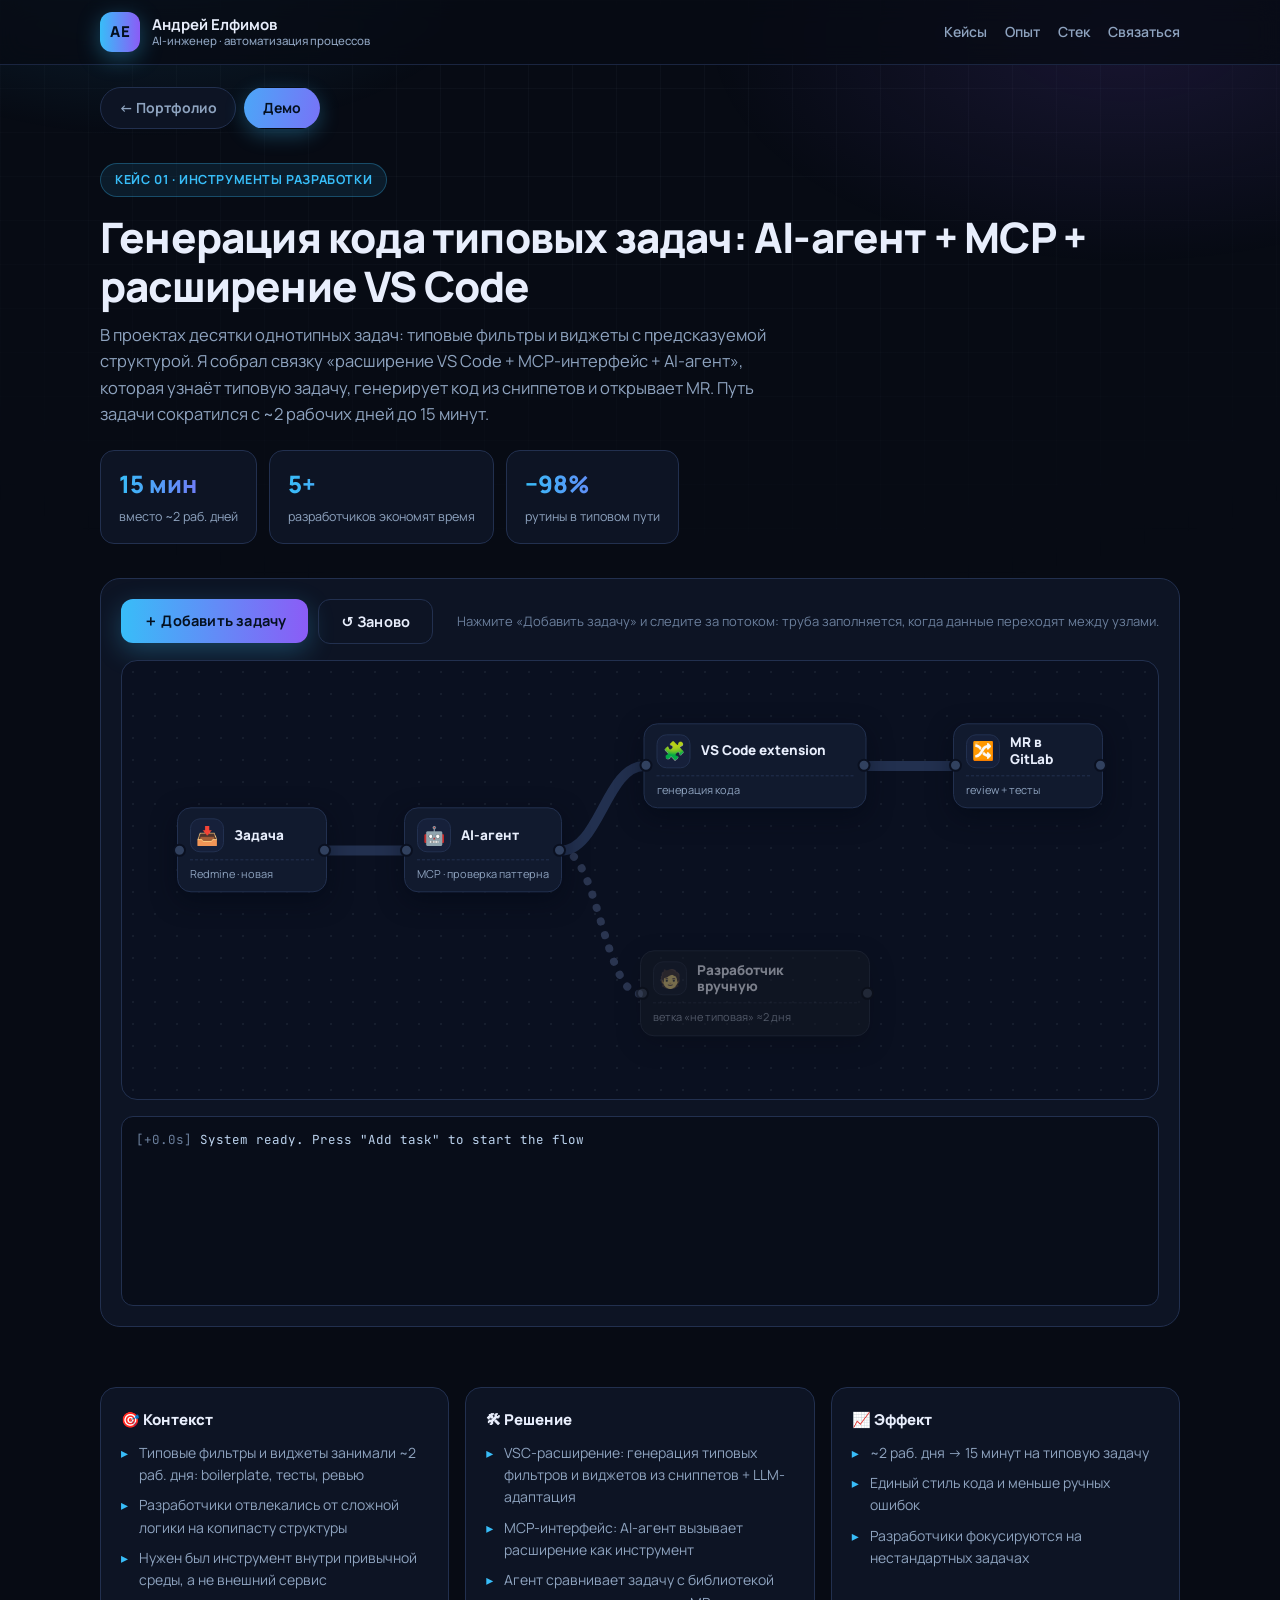
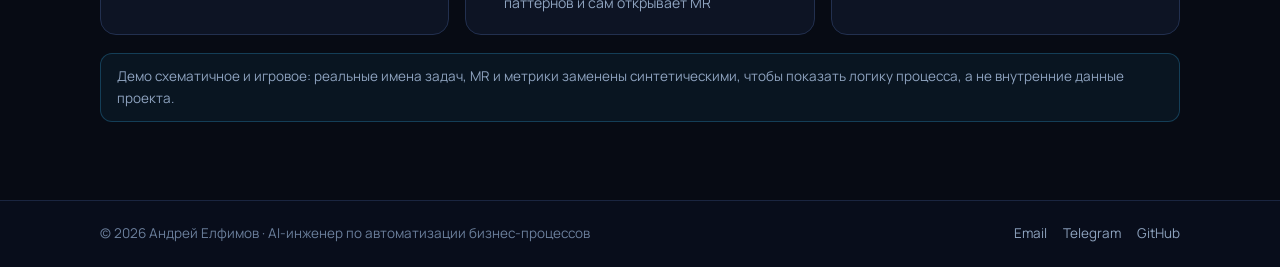
<file: cases/task-autogen/index.html>
<!DOCTYPE html>
<html lang="ru">
<head>
  <meta charset="UTF-8">
  <meta name="viewport" content="width=device-width, initial-scale=1.0">
  <title>Кейс 01 — Генерация кода типовых задач | Андрей Елфимов</title>
  <meta name="description" content="Интерактивное демо: AI-агент через MCP распознаёт типовую задачу, генерирует код и открывает MR. 2 рабочих дня → 15 минут.">
  <link rel="icon" href="data:image/svg+xml,<svg xmlns='http://www.w3.org/2000/svg' viewBox='0 0 100 100'><rect width='100' height='100' rx='24' fill='%2338bdf8'/><text x='50' y='68' font-size='46' font-family='Arial' font-weight='bold' text-anchor='middle' fill='%23041019'>AE</text></svg>">
  <link rel="preconnect" href="https://fonts.googleapis.com">
  <link rel="preconnect" href="https://fonts.gstatic.com" crossorigin>
  <link href="https://fonts.googleapis.com/css2?family=Manrope:wght@500;600;700;800&family=JetBrains+Mono:wght@400;700&display=swap" rel="stylesheet">
  <link rel="stylesheet" href="../../assets/css/main.css">
</head>
<body data-root="../../">

  <main class="wrap">

    <nav class="tabs">
      <a class="tab" href="../../index.html">← Портфолио</a>
      <a class="tab active" href="index.html">Демо</a>
      <!-- Страницы скринов для этого кейса нет → вкладка скрыта -->
    </nav>

    <section class="case-hero">
      <span class="badge">Кейс 01 · Инструменты разработки</span>
      <h1>Генерация кода типовых задач: AI-агент + MCP + расширение VS Code</h1>
      <p class="lead">
        В проектах десятки однотипных задач: типовые фильтры и виджеты с предсказуемой структурой.
        Я собрал связку «расширение VS Code + MCP-интерфейс + AI-агент», которая узнаёт типовую задачу,
        генерирует код из сниппетов и открывает MR. Путь задачи сократился с ~2 рабочих дней до 15 минут.
      </p>
      <div class="metrics">
        <div class="metric"><b>15 мин</b><span>вместо ~2 раб. дней</span></div>
        <div class="metric"><b>5+</b><span>разработчиков экономят время</span></div>
        <div class="metric"><b>−98%</b><span>рутины в типовом пути</span></div>
      </div>
    </section>

    <section class="demo-panel" id="demoWrap">
      <div class="demo-controls">
        <button class="btn" id="btnRun">＋ Добавить задачу</button>
        <button class="btn btn-ghost" id="btnReset">↺ Заново</button>
        <span class="demo-hint">Нажмите «Добавить задачу» и следите за потоком: труба заполняется, когда данные переходят между узлами.</span>
      </div>

      <div class="task-slot" id="taskSlot"><div class="task-card" id="taskCard"></div></div>

      <div id="flow"></div>

      <div class="result-card" id="result">
        <h4>🏆 Типовой путь пройден: 15 минут вместо ~2 рабочих дней</h4>
        <div class="bars" id="bars">
          <div class="bar manual"><span>Вручную</span><span class="track"><i></i></span><b>~2 раб. дня</b></div>
          <div class="bar auto"><span>AI-агент + MCP</span><span class="track"><i></i></span><b>15 минут</b></div>
        </div>
      </div>

      <div class="flowlog" id="flowlog"></div>
    </section>

    <section class="section">
      <div class="info-grid">
        <div class="info-card" data-reveal>
          <h3>🎯 Контекст</h3>
          <ul>
            <li>Типовые фильтры и виджеты занимали ~2 раб. дня: boilerplate, тесты, ревью</li>
            <li>Разработчики отвлекались от сложной логики на копипасту структуры</li>
            <li>Нужен был инструмент внутри привычной среды, а не внешний сервис</li>
          </ul>
        </div>
        <div class="info-card" data-reveal>
          <h3>🛠 Решение</h3>
          <ul>
            <li>VSC-расширение: генерация типовых фильтров и виджетов из сниппетов + LLM-адаптация</li>
            <li>MCP-интерфейс: AI-агент вызывает расширение как инструмент</li>
            <li>Агент сравнивает задачу с библиотекой паттернов и сам открывает MR</li>
          </ul>
        </div>
        <div class="info-card" data-reveal>
          <h3>📈 Эффект</h3>
          <ul>
            <li>~2 раб. дня → 15 минут на типовую задачу</li>
            <li>Единый стиль кода и меньше ручных ошибок</li>
            <li>Разработчики фокусируются на нестандартных задачах</li>
          </ul>
        </div>
      </div>
      <div class="note-strip">Демо схематичное и игровое: реальные имена задач, MR и метрики заменены синтетическими, чтобы показать логику процесса, а не внутренние данные проекта.</div>
    </section>

  </main>

  <script src="../../assets/js/common.js"></script>
  <script src="../../assets/js/flowkit.js"></script>
  <script>
    (function () {
      'use strict';

      var TASKS = [
        { t: 'Планшет. Раздел «Реестры». Фильтр по коду ГРБС', kind: 'filter' },
        { t: 'Смартфон. Раздел «Рейтинги». Виджет «Сводная карточка»', kind: 'widget' },
        { t: 'Планшет. Раздел «Показатели». Фильтр по периоду отчётности', kind: 'filter' },
        { t: 'Смартфон. Дашборд. Виджет «Динамика исполнения»', kind: 'widget' }
      ];

      var flow = FlowKit.mount(document.getElementById('flow'), {
        log: '#flowlog',
        nodes: [
          { id: 'task',  icon: '📥', title: 'Задача',            sub: 'Redmine · новая',      x: 9,  y: 52 },
          { id: 'agent', icon: '🤖', title: 'AI-агент',          sub: 'MCP · проверка паттерна', x: 31, y: 52 },
          { id: 'gen',   icon: '🧩', title: 'VS Code extension', sub: 'генерация кода',        x: 57, y: 32 },
          { id: 'mr',    icon: '🔀', title: 'MR в GitLab',       sub: 'review + тесты',        x: 83, y: 32 },
          { id: 'human', icon: '🧑‍', title: 'Разработчик вручную', sub: 'ветка «не типовая» ≈2 дня', x: 57, y: 86, dim: true }
        ],
        edges: [
          ['task', 'agent'],
          ['agent', 'gen'],
          ['gen', 'mr'],
          ['agent', 'human', { dashed: true }]
        ],
        // vertical mode: diamond shape so the routing is readable on phones
        mobileRows: [['task'], ['agent'], ['gen', 'human'], ['mr']],
        mobileOrder: ['task', 'agent', 'gen', 'human', 'mr']
      });

      var btnRun = document.getElementById('btnRun');
      var btnReset = document.getElementById('btnReset');
      var taskSlot = document.getElementById('taskSlot');
      var taskCard = document.getElementById('taskCard');
      var result = document.getElementById('result');
      var bars = document.getElementById('bars');
      var running = false;

      function clearOutputs() {
        taskSlot.classList.remove('show');
        taskCard.innerHTML = '';
        result.classList.remove('show');
        bars.classList.remove('go');
      }

      function hardReset() {
        flow.reset();
        clearOutputs();
        flow.log('System ready. Press "Add task" to start the flow', 'info');
      }

      async function run() {
        if (running) { return; }
        running = true;
        btnRun.disabled = true;
        btnReset.disabled = true;
        flow.reset();
        clearOutputs();

        var task = TASKS[Math.floor(Math.random() * TASKS.length)];
        var num = Math.floor(Math.random() * 900) * 1000 + Math.floor(Math.random() * 900);

        flow.setNode('task', 'active');
        taskCard.innerHTML = '<span class="tc-id">#' + num + '</span>' + task.t;
        taskSlot.classList.add('show');
        flow.log('New task #' + num + ': "' + task.t + '"', 'info');
        await sleep(750);
        flow.setNode('task', 'done');

        await flow.runEdge('task', 'agent', 950);
        flow.setNode('agent', 'active');
        flow.log('Agent received the task via MCP interface', 'info');
        await sleep(650);
        flow.log('Matching against typical pattern library (12 patterns)...', 'info');
        await sleep(950);
        flow.log('Similarity: 94% -> route A "typical"', 'success');
        flow.pulseEdge('agent', 'human', 1100);
        flow.log('Route B "manual" skipped: -2 working days', 'warn');
        await sleep(550);
        flow.setNode('agent', 'done');

        await flow.runEdge('agent', 'gen', 950);
        flow.setNode('gen', 'active');
        flow.log('Tool call: generate_' + task.kind + '(spec #' + num + ')...', 'code');
        var lines = task.kind === 'filter'
          ? ['+ lib/filters/grbs_filter.dart', '+ lib/filters/grbs_filter_test.dart', '~ snippet filter_table_v3 -> LLM adaptation to spec']
          : ['+ lib/widgets/summary_card.dart', '+ lib/widgets/summary_card_test.dart', '~ snippet card_chart_v2 -> LLM adaptation to spec'];
        for (var i = 0; i < lines.length; i++) {
          await sleep(430);
          flow.log(lines[i], 'code');
        }
        flow.log('Static analysis and smoke tests: OK', 'success');
        flow.setNode('gen', 'done');

        await flow.runEdge('gen', 'mr', 950);
        flow.setNode('mr', 'active');
        flow.log('Opened MR !482: feat/auto-' + task.kind + '-' + num, 'info');
        await sleep(750);
        flow.log('Reviewers assigned, pipeline green', 'success');
        flow.setNode('mr', 'done');

        await sleep(450);
        result.classList.add('show');
        bars.classList.add('go');
        confettiBurst(document.getElementById('demoWrap'));
        flow.log('Done: 15 minutes instead of ~2 working days', 'success');

        running = false;
        btnRun.disabled = false;
        btnReset.disabled = false;
      }

      btnRun.addEventListener('click', run);
      btnReset.addEventListener('click', function () {
        if (running) { return; }
        hardReset();
      });

      hardReset();
      console.log('[case-01] demo page ready');
    })();
  </script>
</body>
</html>
</file>
<file: assets/css/main.css>
/* ============================================================
   Portfolio — shared styles (all pages & all cases)
   Dark "control-room" theme + n8n-like flow canvas
   ============================================================ */

   :root{
    --bg:#070b14;
    --bg-2:#0a1020;
    --panel:#0d1424;
    --panel-2:#111a2e;
    --panel-3:#16203a;
    --line:#22304f;
    --line-soft:#1a2540;
    --text:#e8eefc;
    --muted:#8ea3bf;
    --muted-2:#6b7f9c;
    --acc:#38bdf8;
    --acc-2:#8b5cf6;
    --green:#34d399;
    --amber:#fbbf24;
    --red:#f87171;
    --pink:#ea4b71;
    --grad:linear-gradient(90deg,#38bdf8,#8b5cf6);
    --radius:16px;
    --font:'Manrope',system-ui,-apple-system,'Segoe UI',Roboto,sans-serif;
    --mono:'JetBrains Mono',ui-monospace,SFMono-Regular,Menlo,Consolas,monospace;
  }
  
  *{margin:0;padding:0;box-sizing:border-box}
  html{scroll-behavior:smooth}
  body{
    background:var(--bg);
    color:var(--text);
    font-family:var(--font);
    font-size:16px;
    line-height:1.6;
    overflow-x:hidden;
    min-height:100vh;
  }
  /* ambient background: grid + glow blobs */
  body::before{
    content:'';
    position:fixed;inset:0;z-index:-2;
    background-image:
      linear-gradient(rgba(148,163,184,.045) 1px,transparent 1px),
      linear-gradient(90deg,rgba(148,163,184,.045) 1px,transparent 1px);
    background-size:44px 44px;
    mask-image:radial-gradient(ellipse 90% 70% at 50% 0%,#000 30%,transparent 100%);
  }
  body::after{
    content:'';
    position:fixed;inset:0;z-index:-1;pointer-events:none;
    background:
      radial-gradient(600px 320px at 12% -6%,rgba(56,189,248,.14),transparent 60%),
      radial-gradient(700px 380px at 88% 4%,rgba(139,92,246,.13),transparent 60%),
      radial-gradient(800px 500px at 50% 110%,rgba(234,75,113,.07),transparent 60%);
  }
  
  .wrap{max-width:1120px;margin:0 auto;padding:0 20px}
  a{color:var(--acc);text-decoration:none}
  a:hover{text-decoration:none;filter:brightness(1.15)}
  img{max-width:100%;display:block}
  code{font-family:var(--mono);font-size:.9em;background:var(--panel-3);padding:1px 6px;border-radius:6px}
  ::selection{background:rgba(56,189,248,.35)}
  
  /* ---------- header / footer ---------- */
  .site-header{
    position:sticky;top:0;z-index:60;
    backdrop-filter:blur(12px);
    background:rgba(7,11,20,.78);
    border-bottom:1px solid var(--line-soft);
  }
  .site-header-in{display:flex;align-items:center;justify-content:space-between;gap:16px;padding:12px 20px}
  .logo{display:flex;align-items:center;gap:12px;color:var(--text)}
  .logo-mark{
    width:40px;height:40px;border-radius:12px;flex:none;
    background:var(--grad);color:#04101f;
    display:grid;place-items:center;font-weight:800;font-size:15px;letter-spacing:.5px;
    box-shadow:0 6px 22px rgba(56,189,248,.35);
  }
  .logo-tx{display:flex;flex-direction:column;line-height:1.2;font-weight:700;font-size:15px}
  .logo-sub{font-weight:500;font-size:11.5px;color:var(--muted)}
  .top-nav{display:flex;gap:18px;font-size:14px;font-weight:600}
  .top-nav a{color:var(--muted);cursor:pointer}
  .top-nav a:hover{color:var(--text)}
  @media (max-width:640px){.top-nav{display:none}}
  
  .site-footer{border-top:1px solid var(--line-soft);margin-top:72px;padding:22px 0;background:rgba(10,16,32,.6)}
  .site-footer-in{display:flex;flex-wrap:wrap;gap:12px;align-items:center;justify-content:space-between;color:var(--muted-2);font-size:13.5px}
  .foot-links{display:flex;gap:16px;flex-wrap:wrap}
  .foot-links a{color:var(--muted)}
  
  /* ---------- buttons / badges / chips ---------- */
  .btn{
    display:inline-flex;align-items:center;gap:8px;
    border:none;cursor:pointer;font-family:var(--font);
    font-weight:700;font-size:14.5px;letter-spacing:.2px;
    padding:12px 22px;border-radius:12px;
    transition:transform .15s ease,box-shadow .2s ease,filter .2s ease,background .2s;
    color:#04101f;background:var(--grad);
    box-shadow:0 8px 26px rgba(56,189,248,.28);
  }
  .btn:hover{transform:translateY(-1px);filter:brightness(1.08)}
  .btn:active{transform:translateY(0) scale(.98)}
  .btn:disabled{opacity:.45;cursor:not-allowed;transform:none;box-shadow:none}
  .btn-ghost{
    background:transparent;color:var(--text);
    border:1px solid var(--line);box-shadow:none;
  }
  .btn-ghost:hover{background:var(--panel-2)}
  .btn-sm{padding:8px 14px;font-size:13px;border-radius:10px}
  
  .badge{
    display:inline-flex;align-items:center;gap:8px;
    font-size:12.5px;font-weight:700;letter-spacing:.6px;text-transform:uppercase;
    color:var(--acc);background:rgba(56,189,248,.1);
    border:1px solid rgba(56,189,248,.3);
    padding:6px 14px;border-radius:999px;
  }
  .badge.violet{color:#c4b5fd;background:rgba(139,92,246,.12);border-color:rgba(139,92,246,.35)}
  
  .chip{
    display:inline-flex;align-items:center;gap:6px;
    font-size:12.5px;font-weight:600;color:var(--muted);
    background:var(--panel-2);border:1px solid var(--line);
    padding:5px 12px;border-radius:999px;
  }
  
  /* icon buttons (copy / open / close) */
  .icon-btn{
    width:38px;height:38px;border-radius:10px;flex:none;
    border:1px solid var(--line);background:var(--panel-2);color:var(--muted);
    cursor:pointer;font-size:15px;font-family:var(--font);
    display:grid;place-items:center;
    transition:color .2s,border-color .2s,background .2s,transform .15s;
  }
  .icon-btn:hover{color:var(--text);border-color:var(--acc);transform:translateY(-1px)}
  .icon-btn:active{transform:scale(.94)}
  
  /* ---------- tabs (case navigation) ---------- */
  .tabs{display:flex;gap:8px;flex-wrap:wrap;padding-top:22px}
  .tab{
    padding:9px 18px;border-radius:999px;font-size:14px;font-weight:700;
    color:var(--muted);border:1px solid var(--line);background:var(--panel);
  }
  .tab:hover{color:var(--text);border-color:var(--muted-2)}
  .tab.active{background:var(--grad);color:#04101f;border-color:transparent;box-shadow:0 6px 20px rgba(56,189,248,.3)}
  /* small pills show only the middle band of the brand gradient
     (background stretched to 200% and centered) => edges never scream
     with the extreme end colors of the palette */
  .tab.active,
  .btn.btn-sm:not(.btn-ghost){
    background-image:linear-gradient(100deg,#38bdf8,#8b5cf6);
    background-size:200% 100%;
    background-position:50% 50%;
    background-repeat:no-repeat;
  }
  
  /* ---------- hero (main page) ---------- */
.hero{padding:74px 0 30px;text-align:left;position:relative}
/* text block dissolves so badge/title/leads/cta/avatar become grid cells:
   desktop — avatar area starts at the title row (top edge == name top edge);
   mobile  — areas reorder to badge → title → avatar → leads → cta */
.hero-in{
  display:grid;
  grid-template-columns:1.25fr .75fr;
  column-gap:40px;row-gap:0;
  align-items:start;
  grid-template-areas:
    "badge ."
    "title avatar"
    "lead1 avatar"
    "lead2 avatar"
    "cta   avatar";
}
.hero-text{display:contents}
.h-badge{grid-area:badge;justify-self:start;margin-bottom:18px}
.h-title{grid-area:title;margin-top:0}
.h-lead1{grid-area:lead1}
.h-lead2{grid-area:lead2}
.h-cta{grid-area:cta}
.h-avatar{grid-area:avatar;align-self:start}
.hero h1{font-size:clamp(34px,6vw,58px);line-height:1.08;font-weight:800;letter-spacing:-1px;margin:0 0 14px}
.hero h1 .grad{background:var(--grad);-webkit-background-clip:text;background-clip:text;color:transparent}
.hero .lead{color:var(--muted);font-size:17px;max-width:56ch;margin-bottom:10px}
.hero .lead b{color:var(--text)}
.hero-cta{display:flex;gap:12px;flex-wrap:wrap;margin-top:22px}

/* avatar: big circle, x1.5 */
.avatar{
  width:345px;height:345px;border-radius:50%;margin:10px auto;position:relative;
  background:conic-gradient(from 210deg,#38bdf8,#8b5cf6,#ea4b71,#38bdf8);
  padding:4px;box-shadow:0 20px 60px rgba(56,189,248,.25);
}
.avatar-in{
  width:100%;height:100%;border-radius:50%;
  background:var(--panel-2);position:relative;overflow:hidden;
}
/* initials layer: visible only while the photo is absent or failed to load */
.avatar-fallback{
  position:absolute;inset:0;display:grid;place-items:center;
  font-size:84px;font-weight:800;letter-spacing:1px;color:var(--text);
}
.avatar-in img{
  position:absolute;inset:0;width:100%;height:100%;
  object-fit:cover;          /* fill the circle, crop the overflow */
  object-position:50% 22%;   /* keep the face in frame on tall portraits */
}
@media (max-width:860px){
  .hero-in{
    grid-template-columns:1fr;
    grid-template-areas:
      "badge"
      "title"
      "avatar"
      "lead1"
      "lead2"
      "cta";
  }
  .h-avatar{margin-bottom:26px}
  .avatar{width:220px;height:220px}
  .avatar-fallback{font-size:64px}
}
  
  /* ---------- stat cards: 3-tier KPI pattern (value / unit / description) ---------- */
  .stats{display:grid;grid-template-columns:repeat(4,1fr);gap:14px;margin:44px 0 8px}
  @media (max-width:860px){.stats{grid-template-columns:repeat(2,1fr)}}
  @media (max-width:560px){.stats{grid-template-columns:1fr}}
  .stat{
    background:var(--panel);border:1px solid var(--line);border-radius:var(--radius);
    padding:18px 18px 16px;position:relative;overflow:hidden;
    display:flex;flex-direction:column;gap:8px;
  }
  .stat::before{content:'';position:absolute;inset:0 0 auto 0;height:2px;background:var(--grad);opacity:.7}
  /* tier 1 — hero value: short, single line, fluid size, tabular figures */
  .stat b{
    display:block;
    font-size:clamp(26px,2.6vw,36px);
    font-weight:800;line-height:1.05;letter-spacing:-.02em;
    font-variant-numeric:tabular-nums;
    white-space:nowrap;
    background:var(--grad);-webkit-background-clip:text;background-clip:text;color:transparent;
  }
  /* tier 2 — unit / context: medium accent line, balanced wrapping */
  .stat i{
    font-style:normal;display:block;
    font-size:13.5px;font-weight:800;color:var(--acc);line-height:1.3;
    text-wrap:balance;
  }
  /* tier 3 — description pinned to card bottom => even rhythm across the row */
  .stat span{
    color:var(--muted);font-size:13px;line-height:1.45;display:block;
    margin-top:true;padding-top:4px;
    text-wrap:pretty;
  }
  
  /* ---------- sections ---------- */
  .section{padding:52px 0 6px}
  .section h2{font-size:clamp(24px,3.6vw,34px);font-weight:800;letter-spacing:-.5px;margin-bottom:8px}
  .section .sub{color:var(--muted);max-width:64ch;margin-bottom:26px}
  
  /* ---------- case cards (main page) ---------- */
  .case-grid{display:grid;grid-template-columns:repeat(3,1fr);gap:18px}
  @media (max-width:960px){.case-grid{grid-template-columns:1fr}}
  .case-card{
    background:var(--panel);border:1px solid var(--line);border-radius:20px;
    padding:24px;display:flex;flex-direction:column;gap:14px;position:relative;overflow:hidden;
    transition:transform .25s ease,border-color .25s ease,box-shadow .25s ease;
  }
  .case-card:hover{transform:translateY(-5px);border-color:rgba(56,189,248,.5);box-shadow:0 18px 50px rgba(2,8,20,.6)}
  .case-card::after{
    content:'';position:absolute;inset:auto -40% -60% auto;width:260px;height:200px;border-radius:50%;
    background:radial-gradient(closest-side,rgba(56,189,248,.16),transparent);pointer-events:none;
  }
  /* icon + title side by side */
  .case-head{display:flex;align-items:center;gap:14px}
  .case-ic{
    width:52px;height:52px;border-radius:14px;font-size:25px;flex:none;
    background:var(--panel-3);border:1px solid var(--line);display:grid;place-items:center;
  }
  .case-head h3{font-size:17.5px;font-weight:800;line-height:1.3;flex:1}
  .case-card p{color:var(--muted);font-size:14.5px;flex:1}
  .case-metric{
    font-family:var(--mono);font-size:13px;font-weight:700;color:var(--green);
    background:rgba(52,211,153,.09);border:1px solid rgba(52,211,153,.3);
    padding:6px 12px;border-radius:10px;align-self:flex-start;
  }
  .case-tags{display:flex;gap:6px;flex-wrap:wrap}
  .case-links{display:flex;gap:10px;flex-wrap:wrap;margin-top:4px}
  
  /* ---------- info cards (context / solution / effect) ---------- */
  .info-grid{display:grid;grid-template-columns:repeat(3,1fr);gap:16px;margin-top:8px}
  @media (max-width:900px){.info-grid{grid-template-columns:1fr}}
  .info-card{background:var(--panel);border:1px solid var(--line);border-radius:var(--radius);padding:20px}
  .info-card h3{font-size:15px;font-weight:800;margin-bottom:10px;display:flex;gap:8px;align-items:center}
  .info-card ul{list-style:none;display:flex;flex-direction:column;gap:8px}
  .info-card li{color:var(--muted);font-size:14px;padding-left:18px;position:relative}
  .info-card li::before{content:'▸';position:absolute;left:0;color:var(--acc)}
  
  /* ---------- case hero ---------- */
  .case-hero{padding:34px 0 8px}
  .case-hero h1{font-size:clamp(26px,4.4vw,42px);font-weight:800;letter-spacing:-.8px;margin:16px 0 12px;line-height:1.15}
  .case-hero .lead{color:var(--muted);font-size:16.5px;max-width:70ch}
  .metrics{display:flex;gap:12px;flex-wrap:wrap;margin-top:22px}
  .metric{
    background:var(--panel);border:1px solid var(--line);border-radius:14px;padding:14px 18px;min-width:150px;
  }
  .metric b{display:block;font-size:24px;font-weight:800;background:var(--grad);-webkit-background-clip:text;background-clip:text;color:transparent}
  .metric span{color:var(--muted);font-size:12.5px}
  
  /* ---------- demo panel ---------- */
  .demo-panel{
    background:var(--panel);border:1px solid var(--line);border-radius:20px;
    padding:20px;margin-top:26px;position:relative;overflow:hidden;
  }
  .demo-controls{display:flex;gap:10px;flex-wrap:wrap;align-items:center;margin-bottom:16px}
  .demo-hint{color:var(--muted-2);font-size:13px;margin-left:auto}
  @media (max-width:640px){.demo-hint{margin-left:0;width:100%}}
  
  /* task slot (case 1): collapsed until a run starts, no empty space */
  .task-slot{display:none;margin-bottom:14px;align-items:center}
  .task-slot.show{display:flex}
  .task-card{
    display:inline-flex;align-items:center;gap:10px;
    background:var(--panel-3);border:1px solid rgba(56,189,248,.45);border-left:4px solid var(--acc);
    border-radius:12px;padding:10px 16px;font-size:14px;font-weight:600;
    animation:pop-in .45s cubic-bezier(.2,1.4,.4,1);
    box-shadow:0 8px 26px rgba(56,189,248,.15);
  }
  .task-card .tc-id{font-family:var(--mono);color:var(--acc);font-size:12.5px;font-weight:700}
  @keyframes pop-in{from{transform:scale(.7);opacity:0}to{transform:scale(1);opacity:1}}
  
  /* result card + bars (case 1) */
  .result-card{
    display:none;margin-top:18px;border-radius:16px;padding:18px 20px;
    background:linear-gradient(135deg,rgba(52,211,153,.1),rgba(56,189,248,.08));
    border:1px solid rgba(52,211,153,.4);
  }
  .result-card.show{display:block;animation:pop-in .5s cubic-bezier(.2,1.4,.4,1)}
  .result-card h4{font-size:16px;font-weight:800;color:var(--green);margin-bottom:12px}
  .bars{display:flex;flex-direction:column;gap:10px}
  .bar{display:grid;grid-template-columns:150px 1fr auto;gap:12px;align-items:center;font-size:13px}
  @media (max-width:560px){.bar{grid-template-columns:1fr;gap:4px}}
  .bar .track{height:10px;border-radius:6px;background:var(--panel-3);overflow:hidden}
  .bar i{display:block;height:100%;width:0;border-radius:6px;transition:width 1.2s cubic-bezier(.25,1,.3,1)}
  .bar.manual i{background:linear-gradient(90deg,#f87171,#ea4b71)}
  .bar.auto i{background:var(--grad)}
  .bars.go .bar.manual i{width:100%}
  .bars.go .bar.auto i{width:7%}
  .bar b{font-family:var(--mono);font-size:12.5px;color:var(--muted)}
  
  /* flow log console */
  .flowlog{
    margin-top:16px;background:#080d19;border:1px solid var(--line);border-radius:12px;
    font-family:var(--mono);font-size:12.5px;line-height:1.75;
    height:190px;overflow-y:auto;padding:12px 14px;
  }
  @media (max-width:640px){.flowlog{height:150px}}
  .flowlog::-webkit-scrollbar{width:8px}
  .flowlog::-webkit-scrollbar-thumb{background:var(--line);border-radius:4px}
  .fl-line{animation:fl-in .3s ease}
  .fl-line .fl-t{color:var(--muted-2);margin-right:8px}
  .fl-info{color:#bcd3ee}
  .fl-success{color:var(--green)}
  .fl-warn{color:var(--amber)}
  .fl-code{color:#c4b5fd}
  .fl-code::before{content:'  '}
  @keyframes fl-in{from{opacity:0;transform:translateX(-6px)}to{opacity:1;transform:none}}
  
  /* ---------- FlowKit canvas (n8n-like) ---------- */
  .fk-canvas{
    position:relative;height:440px;border-radius:16px;
    background:
      radial-gradient(rgba(148,163,184,.09) 1px,transparent 1.4px);
    background-size:22px 22px;
    background-color:var(--bg-2);
    border:1px solid var(--line);
    overflow:hidden;
  }
  .fk-canvas.is-vertical{height:680px}
  .fk-canvas.fk-mini{height:260px}
  .fk-canvas.fk-mini.is-vertical{height:560px}
  .fk-svg{position:absolute;inset:0;z-index:0;overflow:visible}
  .fk-pipe{fill:none;stroke:#22304f;stroke-width:10;stroke-linecap:round;transition:stroke .3s}
  .fk-pipe.is-dashed{stroke-dasharray:.1 14;stroke-width:8;stroke:#2a3550}
  .fk-pipe.is-live{stroke:#2b3a5e}
  .fk-pipe.is-filled{stroke:#2b3a5e}
  .fk-pipe.is-warn{stroke:rgba(251,191,36,.6)}
  .fk-fill{fill:none;stroke-width:5;stroke-linecap:round;opacity:.95;filter:drop-shadow(0 0 6px rgba(56,189,248,.55))}
  .fk-dot{fill:#a5e8ff;opacity:0;filter:drop-shadow(0 0 8px rgba(56,189,248,.95))}
  
  /* node = column: [icon + title] on top, full-width description below */
  .fk-node{
    position:absolute;z-index:1;
    width:auto;min-width:150px;max-width:230px;
    transform:translate(-50%,-50%);
    display:flex;flex-direction:column;gap:7px;
    background:var(--panel-2);border:1px solid var(--line);border-radius:14px;
    padding:10px 12px;transition:border-color .3s,box-shadow .3s,opacity .3s;
    box-shadow:0 8px 24px rgba(2,8,20,.5);
  }
  .fk-canvas.is-vertical .fk-node{width:min(78%,250px);max-width:none}
  /* compact node for side-by-side branch rows in vertical mode */
  .fk-canvas.is-vertical .fk-node.fk-half{width:min(46%,210px);min-width:118px;padding:8px 10px}
  .fk-canvas.is-vertical .fk-node.fk-half .fk-ic{width:28px;height:28px;font-size:15px;border-radius:8px}
  .fk-canvas.is-vertical .fk-node.fk-half .fk-title{font-size:12.5px}
  .fk-canvas.is-vertical .fk-node.fk-half .fk-sub{font-size:10.5px}
  .fk-canvas.is-vertical .fk-node.fk-half .fk-badge{width:15px;height:15px;font-size:9px}
  .fk-node::before,.fk-node::after{
    content:'';position:absolute;width:9px;height:9px;border-radius:50%;
    background:#31415f;border:2px solid var(--bg-2);top:50%;transform:translateY(-50%);
  }
  .fk-node::before{left:-5px}
  .fk-node::after{right:-5px}
  .fk-canvas.is-vertical .fk-node::before{left:50%;top:-5px;transform:translateX(-50%)}
  .fk-canvas.is-vertical .fk-node::after{left:50%;top:auto;bottom:-5px;transform:translateX(-50%)}
  .fk-head{display:flex;align-items:center;gap:10px;min-width:0}
  .fk-ic{
    width:34px;height:34px;flex:none;border-radius:10px;font-size:18px;
    background:var(--panel-3);border:1px solid var(--line);display:grid;place-items:center;
  }
  .fk-title{
    flex:1;min-width:0;
    font-size:13.5px;font-weight:800;line-height:1.25;
    overflow-wrap:break-word;
  }
  .fk-sub{
    width:100%;
    font-size:11px;color:var(--muted);line-height:1.4;
    overflow-wrap:break-word;
    border-top:1px dashed var(--line);padding-top:6px;
  }
  .fk-badge{margin-left:auto;flex:none;width:18px;height:18px;border-radius:50%;display:grid;place-items:center;font-size:11px;font-weight:900;color:#052e1c}
  .fk-node.is-active{border-color:var(--acc);box-shadow:0 0 0 3px rgba(56,189,248,.16),0 10px 32px rgba(56,189,248,.18)}
  .fk-node.is-active .fk-ic{animation:fk-throb 1s ease-in-out infinite}
  .fk-node.is-busy .fk-badge{border:2px solid rgba(56,189,248,.3);border-top-color:var(--acc);animation:fk-spin .8s linear infinite}
  .fk-node.is-done{border-color:rgba(52,211,153,.65)}
  .fk-node.is-done .fk-badge{background:var(--green)}
  .fk-node.is-dim{opacity:.5;filter:saturate(.5)}
  @keyframes fk-spin{to{transform:rotate(360deg)}}
  @keyframes fk-throb{0%,100%{transform:scale(1)}50%{transform:scale(1.12)}}
  
  /* ---------- insights feed (case 2) ---------- */
  .feed{display:flex;flex-direction:column;gap:12px;margin-top:18px}
  .insight{
    display:flex;gap:12px;align-items:flex-start;
    background:var(--panel-2);border:1px solid var(--line);border-left:4px solid var(--muted);
    border-radius:12px;padding:14px 16px;font-size:14.5px;
    animation:ins-in .5s cubic-bezier(.2,1.2,.4,1);
  }
  @keyframes ins-in{from{opacity:0;transform:translateY(14px) scale(.97)}to{opacity:1;transform:none}}
  .insight .i-ic{font-size:20px;flex:none;line-height:1.3}
  .insight.pos{border-left-color:var(--green)}
  .insight.neg{border-left-color:var(--red)}
  .insight.ins{border-left-color:var(--acc)}
  .i-tag{margin-left:auto;flex:none;font-size:11px;font-weight:800;letter-spacing:.5px;text-transform:uppercase;padding:3px 10px;border-radius:999px}
  .insight.pos .i-tag{color:var(--green);background:rgba(52,211,153,.12)}
  .insight.neg .i-tag{color:var(--red);background:rgba(248,113,113,.12)}
  .insight.ins .i-tag{color:var(--acc);background:rgba(56,189,248,.12)}
  .feed-sum{display:flex;gap:8px;flex-wrap:wrap;margin-top:14px}
  .feed-sum .chip{border-color:rgba(56,189,248,.4);color:var(--acc)}
  
  /* ---------- phones duo (case 3) ---------- */
  .duo{display:grid;grid-template-columns:repeat(auto-fit,minmax(300px,1fr));gap:30px;justify-items:center;margin-top:8px}
  .duo-col{display:flex;flex-direction:column;align-items:center;gap:12px;width:100%}
  .duo-title{font-size:13px;font-weight:800;letter-spacing:.4px;text-transform:uppercase;padding:6px 16px;border-radius:999px}
  .duo-title.bad{color:var(--red);background:rgba(248,113,113,.1);border:1px solid rgba(248,113,113,.35)}
  .duo-title.good{color:var(--green);background:rgba(52,211,153,.1);border:1px solid rgba(52,211,153,.35)}
  .duo-note{color:var(--muted-2);font-size:13px;text-align:center}
  
  .phone{
    width:308px;max-width:100%;height:630px;border-radius:30px;position:relative;overflow:hidden;
    background:#101827;border:1px solid #2b3a5e;
    box-shadow:0 24px 70px rgba(2,8,20,.7), inset 0 0 0 2px rgba(255,255,255,.03);
    display:flex;flex-direction:column;
  }
  .p-status{display:flex;justify-content:space-between;padding:8px 16px 4px;font-size:11px;color:var(--muted);font-family:var(--mono)}
  .p-head{padding:10px 16px;font-weight:800;font-size:15px;border-bottom:1px solid var(--line-soft);display:flex;gap:8px;align-items:baseline}
  .p-head small{color:var(--muted-2);font-weight:600;font-size:11.5px}
  /* chat messages: incoming on the left (wide), own "mine" on the right (compact) */
.chat{flex:1;padding:14px 12px;overflow:hidden;background:
    radial-gradient(rgba(255,255,255,.03) 1px,transparent 1px);
    background-size:18px 18px;background-color:#16202f}
  .msg{margin-bottom:12px}
  .msg.mine{display:flex;flex-direction:column;align-items:flex-end}
  .msg-head{display:flex;align-items:center;gap:8px;margin-bottom:6px;font-size:13px}
  .msg-head .ava{width:26px;height:26px;border-radius:7px;background:#33415c;color:#cbd5e1;display:grid;place-items:center;font-size:10px;font-weight:800}
  .msg-head time{margin-left:auto;color:var(--muted-2);font-size:11px}
  /* own messages: mirrored header (avatar + name on the right, time on the left) */
  .msg.mine .msg-head{flex-direction:row-reverse;width:fit-content;max-width:92%;margin-left:auto}
  .msg.mine .msg-head time{margin-left:0;margin-right:auto}
  .msg.mine .msg-head .ava{background:#1d3a5f;color:#bfe3ff;border:1px solid rgba(56,189,248,.45)}
  .msg.mine .msg-head b{color:#bfe3ff}
  .bubble{
    background:#223146;border-radius:4px 14px 14px 14px;padding:12px 14px;position:relative;
    display:flex;gap:10px;font-size:13.5px;
  }
  .bubble.solo{border-radius:14px}
  /* own bubble: accent gradient, mirrored corner, hugs the right edge */
  .msg.mine .bubble{
    width:fit-content;max-width:92%;margin-left:auto;
    background:linear-gradient(135deg,rgba(56,189,248,.20),rgba(139,92,246,.16));
    border:1px solid rgba(56,189,248,.35);
    border-radius:14px 4px 14px 14px;
    box-shadow:0 6px 18px rgba(56,189,248,.10);
  }
  .msg.mine .bubble p{color:#eaf4ff}
  .quote-bar{width:3px;border-radius:2px;background:#dfe8f5;flex:none}
  .q-row{display:flex;align-items:center;justify-content:space-between;gap:10px;margin-bottom:8px}
  .mention{background:#29b6f6;color:#06283c;font-weight:700;font-size:12.5px;padding:3px 10px;border-radius:6px}
  .go-link{background:none;border:none;color:#4fc3f7;font-size:13px;font-weight:700;cursor:pointer;font-family:var(--font)}
  .go-link:hover{text-decoration:underline}
  /* raw undeveloped link: exactly how a bare URL looks in a chat */
  .rm-raw{
    display:inline-block;margin:0 0 8px;
    color:#5aa7ff;text-decoration:underline;
    font-size:13px;line-height:1.5;word-break:break-all;
    cursor:pointer;font-family:var(--font);
    background:none;border:none;padding:0;text-align:left;
  }
  .rm-raw:hover{filter:brightness(1.2)}
  .rm-chip{
    display:inline-flex;align-items:center;gap:6px;cursor:pointer;font-family:var(--font);
    font-size:12.5px;font-weight:600;border-radius:999px;padding:6px 14px;margin-bottom:8px;max-width:100%;
    white-space:nowrap;overflow:hidden;text-overflow:ellipsis;
  }
  .rm-chip.new{background:rgba(251,146,60,.16);color:#fdba74;border:1px solid rgba(251,146,60,.45)}
  .rm-chip:hover{filter:brightness(1.2)}
  .bubble p{color:#dbe6f5;line-height:1.5}
  .tap-hint{color:var(--amber);font-size:12px;font-weight:700;animation:bob 1.3s ease-in-out infinite;margin-top:2px}
  .phone.touched .tap-hint{display:none}
  @keyframes bob{0%,100%{transform:translateY(0)}50%{transform:translateY(-5px)}}
  
  /* redmine web overlay (the "before" pain) */
  .rm-overlay{
    position:absolute;inset:0;z-index:5;background:#fff;color:#333;
    opacity:0;visibility:hidden;transition:opacity .3s,visibility .3s;
    display:flex;flex-direction:column;
  }
  .rm-overlay.open{opacity:1;visibility:visible}
  .rm-load{flex:1;display:flex;flex-direction:column;align-items:center;justify-content:center;gap:14px;padding:20px}
  .spinner{
    width:42px;height:42px;border-radius:50%;
    border:4px solid #d7dce3;border-top-color:#7a8aa0;animation:fk-spin .9s linear infinite;
  }
  .rm-load-title{font-family:'Times New Roman',Times,serif;font-size:15px;color:#555}
  .rm-load-log{list-style:none;font-family:var(--mono);font-size:10.5px;color:#8a94a3;text-align:center;line-height:1.9}
  .rm-browserbar{
    background:#e8eaed;border-bottom:1px solid #d0d4da;padding:6px 10px;
    font-family:var(--mono);font-size:10px;color:#5f6368;border-radius:0;flex:none;
  }
  .rm-body{flex:1;overflow:auto;padding:12px 14px;font-family:'Times New Roman',Times,serif;font-size:13.5px;background:#fff}
  .rm-body h1{font-size:16px;font-weight:normal;color:#333;margin-bottom:10px;line-height:1.35}
  .rm-table{border-collapse:collapse;width:100%;margin-bottom:12px;font-size:12.5px}
  .rm-table td{border:1px solid #c9ced6;padding:4px 8px}
  .rm-table td:first-child{background:#f2f2f2;width:38%;color:#555}
  .rm-desc{margin-bottom:10px;line-height:1.5}
  .rm-body a{color:#16a;font-size:12.5px}
  .rm-back{
    margin-top:14px;font-family:var(--font);font-size:12px;font-weight:700;cursor:pointer;
    background:#f1f3f5;border:1px solid #c9ced6;border-radius:8px;padding:8px 12px;color:#445;
  }
  .rm-back:hover{background:#e4e7eb}
  .time-badge{
    position:absolute;top:10px;right:10px;z-index:9;
    font-family:var(--mono);font-size:11.5px;font-weight:700;padding:5px 10px;border-radius:999px;
  }
  .time-badge.bad{background:rgba(248,113,113,.92);color:#2b0808}
  .time-badge.good{background:rgba(52,211,153,.92);color:#052e1c}
  
  /* bottom sheet (the "after" joy) */
  .sheet{
    position:absolute;left:0;right:0;bottom:0;top:11%;z-index:6;
    background:#12161f;border-radius:20px 20px 0 0;
    transform:translateY(103%);transition:transform .45s cubic-bezier(.22,1.25,.36,1);
    box-shadow:0 -24px 70px rgba(0,0,0,.6);
    display:flex;flex-direction:column;
  }
  .sheet.open{transform:none}
  .sheet-head{
    flex:none;background:#2e9e63;color:#eafff3;font-weight:800;font-size:14.5px;
    padding:13px 16px;border-radius:20px 20px 0 0;display:flex;align-items:center;gap:12px;
  }
  .sheet-head button{
    background:rgba(0,0,0,.18);border:none;color:#eafff3;width:28px;height:28px;border-radius:50%;
    font-size:15px;cursor:pointer;flex:none;
  }
  .sheet-body{flex:1;overflow-y:auto;padding:16px 14px 10px;display:flex;flex-direction:column;gap:12px}
  .sheet-body h3{font-size:15.5px;font-weight:800;line-height:1.35}
  .badge-row{display:flex;gap:6px;flex-wrap:wrap}
  .b{font-size:11.5px;font-weight:700;padding:5px 11px;border-radius:999px;border:1px solid transparent}
  .b.green{color:#6ee7b7;background:rgba(52,211,153,.13);border-color:rgba(52,211,153,.4)}
  .b.orange{color:#fdba74;background:rgba(251,146,60,.13);border-color:rgba(251,146,60,.4)}
  .b.gray{color:#cbd5e1;background:rgba(148,163,184,.12);border-color:rgba(148,163,184,.3)}
  .s-card{background:#1a2130;border:1px solid #262f42;border-radius:12px;padding:12px 14px}
  .s-card b{font-size:12.5px;display:block;margin-bottom:8px;color:#e2e8f0}
  .s-card p{font-size:12.5px;color:#a9b7cc;line-height:1.55}
  .att{display:flex;align-items:center;gap:10px;background:#222a3b;border-radius:10px;padding:9px 12px;font-size:12px;font-weight:700}
  .att small{display:block;color:#8fa0b8;font-weight:500}
  .att .f-ic{width:34px;height:34px;border-radius:8px;background:#2c3548;display:grid;place-items:center;font-size:16px;flex:none}
  .cm time{color:#7d8ea8;font-size:11px;font-weight:500;margin-left:6px}
  .cm p{margin-top:4px}
  .s-input{
    flex:none;margin:6px 10px 12px;background:#1a2130;border:1px solid #262f42;border-radius:999px;
    padding:10px 16px;color:#7d8ea8;font-size:12.5px;display:flex;justify-content:space-between;
  }
  
  /* compare bars (case 3) */
  .compare{margin-top:30px;display:flex;flex-direction:column;gap:12px}
  .cmp{display:grid;grid-template-columns:210px 1fr 90px;gap:14px;align-items:center;font-size:13.5px;color:var(--muted)}
  @media (max-width:640px){.cmp{grid-template-columns:1fr;gap:6px}}
  .cmp .track{height:10px;background:var(--panel-3);border-radius:6px;overflow:hidden}
  .cmp i{display:block;height:100%;width:0;border-radius:6px;transition:width 1.1s cubic-bezier(.25,1,.3,1) .2s}
  .cmp.bad i{background:linear-gradient(90deg,#f87171,#ea4b71)}
  .cmp.good i{background:var(--grad)}
  .revealed .cmp i,.cmp.go i{width:var(--w)}
  .cmp b{font-family:var(--mono);font-size:13px;text-align:right}
  .cmp.bad b{color:var(--red)}
  .cmp.good b{color:var(--green)}
  
  /* ---------- screens page ---------- */
  .fig-grid{display:grid;grid-template-columns:repeat(auto-fit,minmax(280px,1fr));gap:20px;margin-top:26px}
  figure.fig{
    background:var(--panel);border:1px solid var(--line);border-radius:16px;overflow:hidden;
    display:flex;flex-direction:column;
  }
  figure.fig .img-box{background:var(--bg-2);min-height:220px;display:flex;align-items:center;justify-content:center}
  figure.fig img{width:100%;height:100%;object-fit:cover;object-position:top}
  figure.fig .ph{display:none;padding:34px 20px;text-align:center;color:var(--muted-2);font-size:13px;line-height:1.7}
  figure.fig.fig-missing .ph{display:block}
  figure.fig.fig-missing img{display:none}
  figure.fig figcaption{padding:12px 16px;font-size:13.5px;color:var(--muted);border-top:1px solid var(--line-soft)}
  figure.fig figcaption b{color:var(--text);display:block;font-size:14px;margin-bottom:2px}
  
  /* ---------- experience timeline ---------- */
  .timeline{position:relative;margin-top:10px;padding-left:26px}
  .timeline::before{content:'';position:absolute;left:7px;top:6px;bottom:6px;width:2px;background:var(--line)}
  .tl-item{position:relative;padding-bottom:26px}
  .tl-item::before{
    content:'';position:absolute;left:-25px;top:6px;width:12px;height:12px;border-radius:50%;
    background:var(--grad);box-shadow:0 0 0 4px rgba(56,189,248,.15);
  }
  .tl-item h3{font-size:16.5px;font-weight:800}
  .tl-item .tl-meta{color:var(--acc);font-size:13px;font-weight:700;margin:2px 0 8px;font-family:var(--mono)}
  .tl-item ul{list-style:none;display:flex;flex-direction:column;gap:6px}
  .tl-item li{color:var(--muted);font-size:14px;padding-left:16px;position:relative}
  .tl-item li::before{content:'▸';position:absolute;left:0;color:var(--acc-2)}
  
  /* ---------- stack groups ---------- */
  .stack-group{margin-top:22px}
  .stack-group h3{
    font-size:13px;text-transform:uppercase;letter-spacing:.9px;
    color:var(--muted);margin-bottom:10px;font-weight:800;
  }
  .stack{display:flex;gap:8px;flex-wrap:wrap}
  .stack .chip{font-size:13px;padding:7px 14px}
  
  /* ---------- education ---------- */
  .edu-card{
    margin-top:18px;display:flex;gap:16px;align-items:center;max-width:640px;
    background:var(--panel);border:1px solid var(--line);border-radius:16px;padding:20px 22px;
  }
  .edu-ic{font-size:32px;flex:none}
  .edu-card b{display:block;font-size:16px;font-weight:800}
  .edu-card span{color:var(--muted);font-size:13.5px}
  
  /* ---------- contacts list & widget ---------- */
  .contact-list{display:flex;flex-direction:column;gap:10px;margin-top:18px;max-width:640px}
  .c-row{
    display:flex;align-items:center;gap:14px;
    background:var(--panel);border:1px solid var(--line);border-radius:14px;padding:12px 16px;
    transition:border-color .2s,transform .15s;
  }
  .c-row:hover{border-color:rgba(56,189,248,.45)}
  .c-ic{
    width:42px;height:42px;border-radius:12px;flex:none;font-size:19px;
    background:var(--panel-3);border:1px solid var(--line);display:grid;place-items:center;
  }
  .c-tx{min-width:0;flex:1}
  .c-label{font-size:11px;color:var(--muted-2);text-transform:uppercase;letter-spacing:.7px;font-weight:800}
  .c-value{font-size:14.5px;font-weight:600;white-space:nowrap;overflow:hidden;text-overflow:ellipsis}
  .c-actions{display:flex;gap:8px;flex:none}
  
  /* contacts modal widget */
  .cw-overlay{
    position:fixed;inset:0;z-index:100;padding:20px;
    background:rgba(4,8,16,.66);backdrop-filter:blur(6px);
    display:flex;align-items:center;justify-content:center;
    opacity:0;visibility:hidden;transition:opacity .25s,visibility .25s;
  }
  .cw-overlay.open{opacity:1;visibility:visible}
  .cw-modal{
    width:min(440px,100%);background:var(--panel);border:1px solid var(--line);
    border-radius:20px;padding:18px;box-shadow:0 30px 80px rgba(0,0,0,.6);
    transform:translateY(14px) scale(.97);transition:transform .25s;
  }
  .cw-overlay.open .cw-modal{transform:none}
  .cw-head{display:flex;justify-content:space-between;align-items:center;margin-bottom:14px}
  .cw-head b{font-size:17px;font-weight:800}
  .cw-list{display:flex;flex-direction:column;gap:8px}
  .cw-list .c-row{padding:10px 12px}
  .cw-note{margin-top:12px;color:var(--muted-2);font-size:12.5px}
  
  /* toast (copy feedback) */
  .toast{
    position:fixed;left:50%;bottom:26px;z-index:120;pointer-events:none;
    transform:translateX(-50%) translateY(20px);
    background:var(--green);color:#052e1c;font-weight:800;font-size:13.5px;
    padding:10px 18px;border-radius:999px;opacity:0;transition:.25s;
    box-shadow:0 10px 30px rgba(52,211,153,.4);
    max-width:90vw;white-space:nowrap;overflow:hidden;text-overflow:ellipsis;
  }
  .toast.show{opacity:1;transform:translateX(-50%)}
  
  /* ---------- reveal on scroll ---------- */
  [data-reveal]{opacity:0;transform:translateY(16px);transition:opacity .6s ease,transform .6s ease}
  [data-reveal].revealed{opacity:1;transform:none}
  
  /* ---------- confetti ---------- */
  .cf-piece{
    position:absolute;top:-12px;width:8px;height:13px;border-radius:2px;z-index:20;pointer-events:none;
    animation:cf-fall 1.5s ease-in forwards;
  }
  @keyframes cf-fall{
    to{transform:translate(var(--dx),110vh) rotate(var(--rot));opacity:.1}
  }
  
  /* misc */
  .note-strip{
    margin-top:18px;padding:12px 16px;border-radius:12px;font-size:13.5px;color:var(--muted);
    background:rgba(56,189,248,.06);border:1px solid rgba(56,189,248,.25);
  }
  .mb-0{margin-bottom:0}
  .mt-26{margin-top:26px}
</file>
